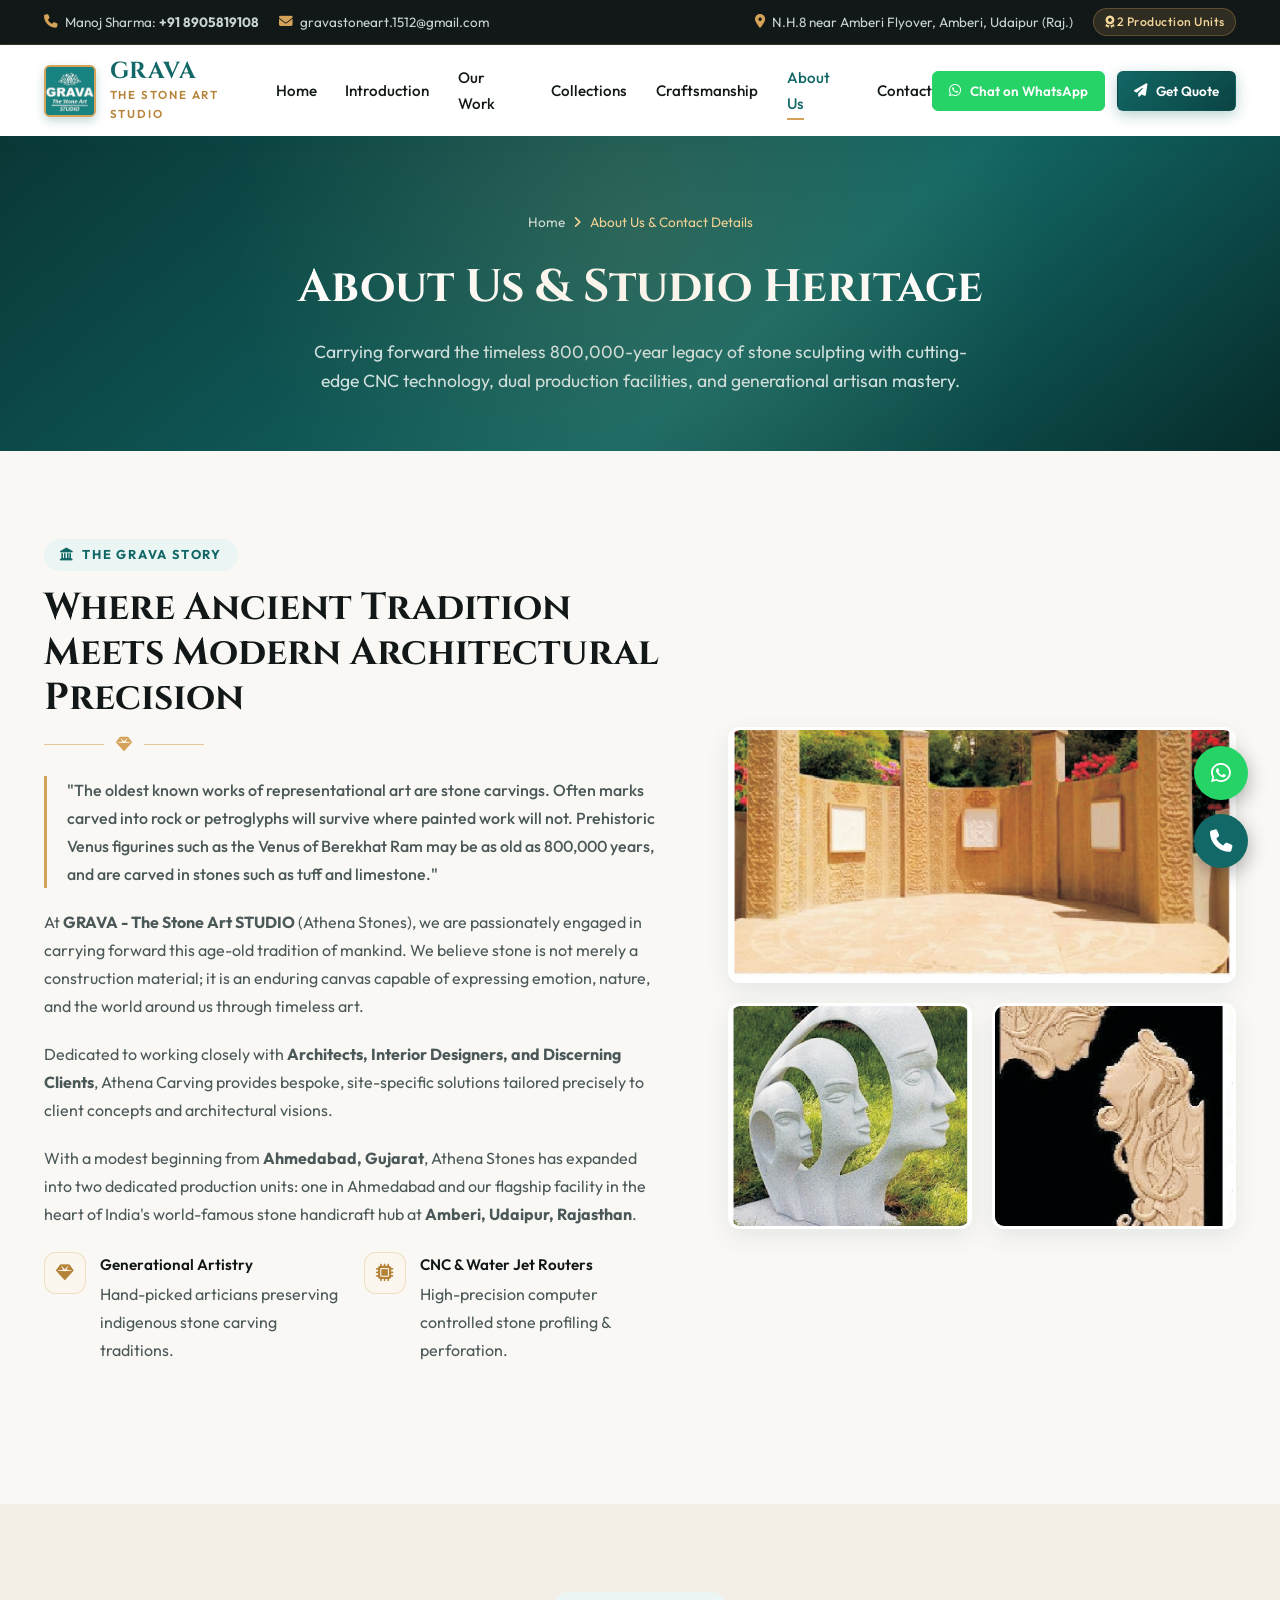
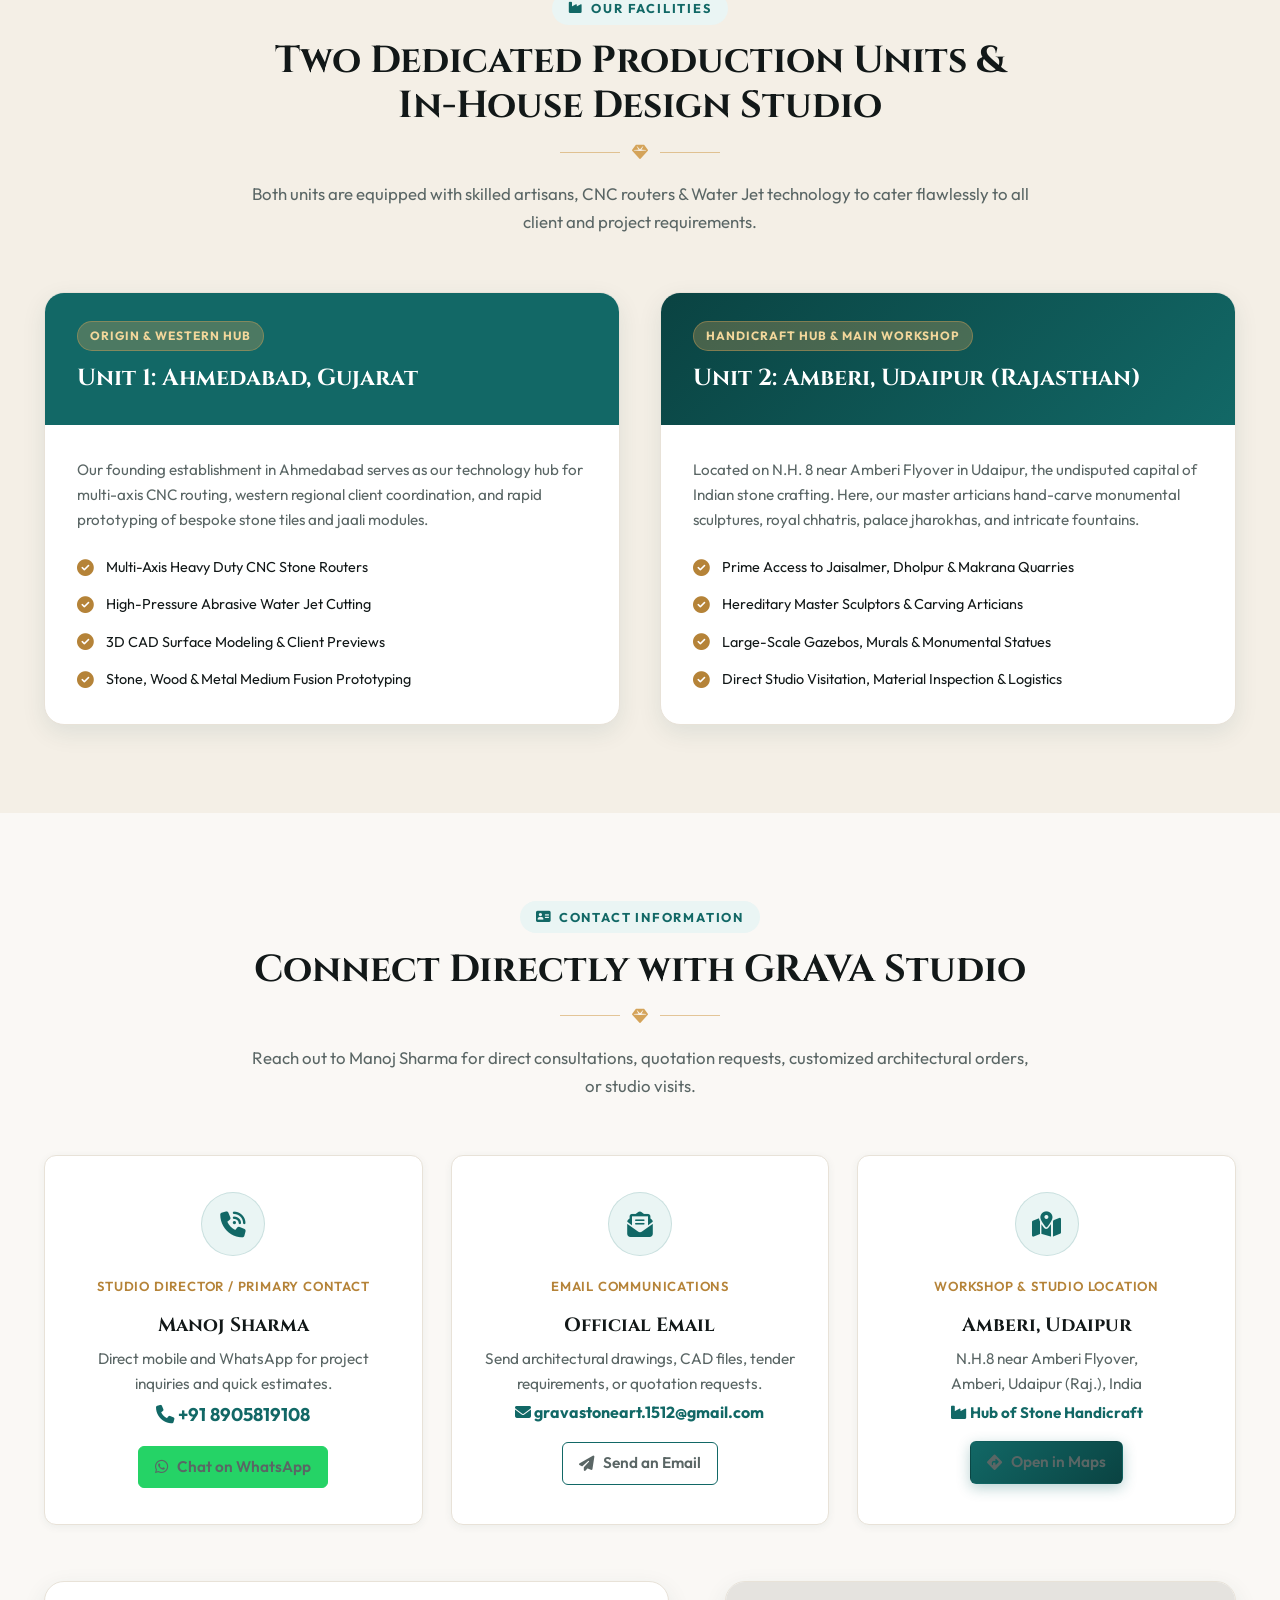
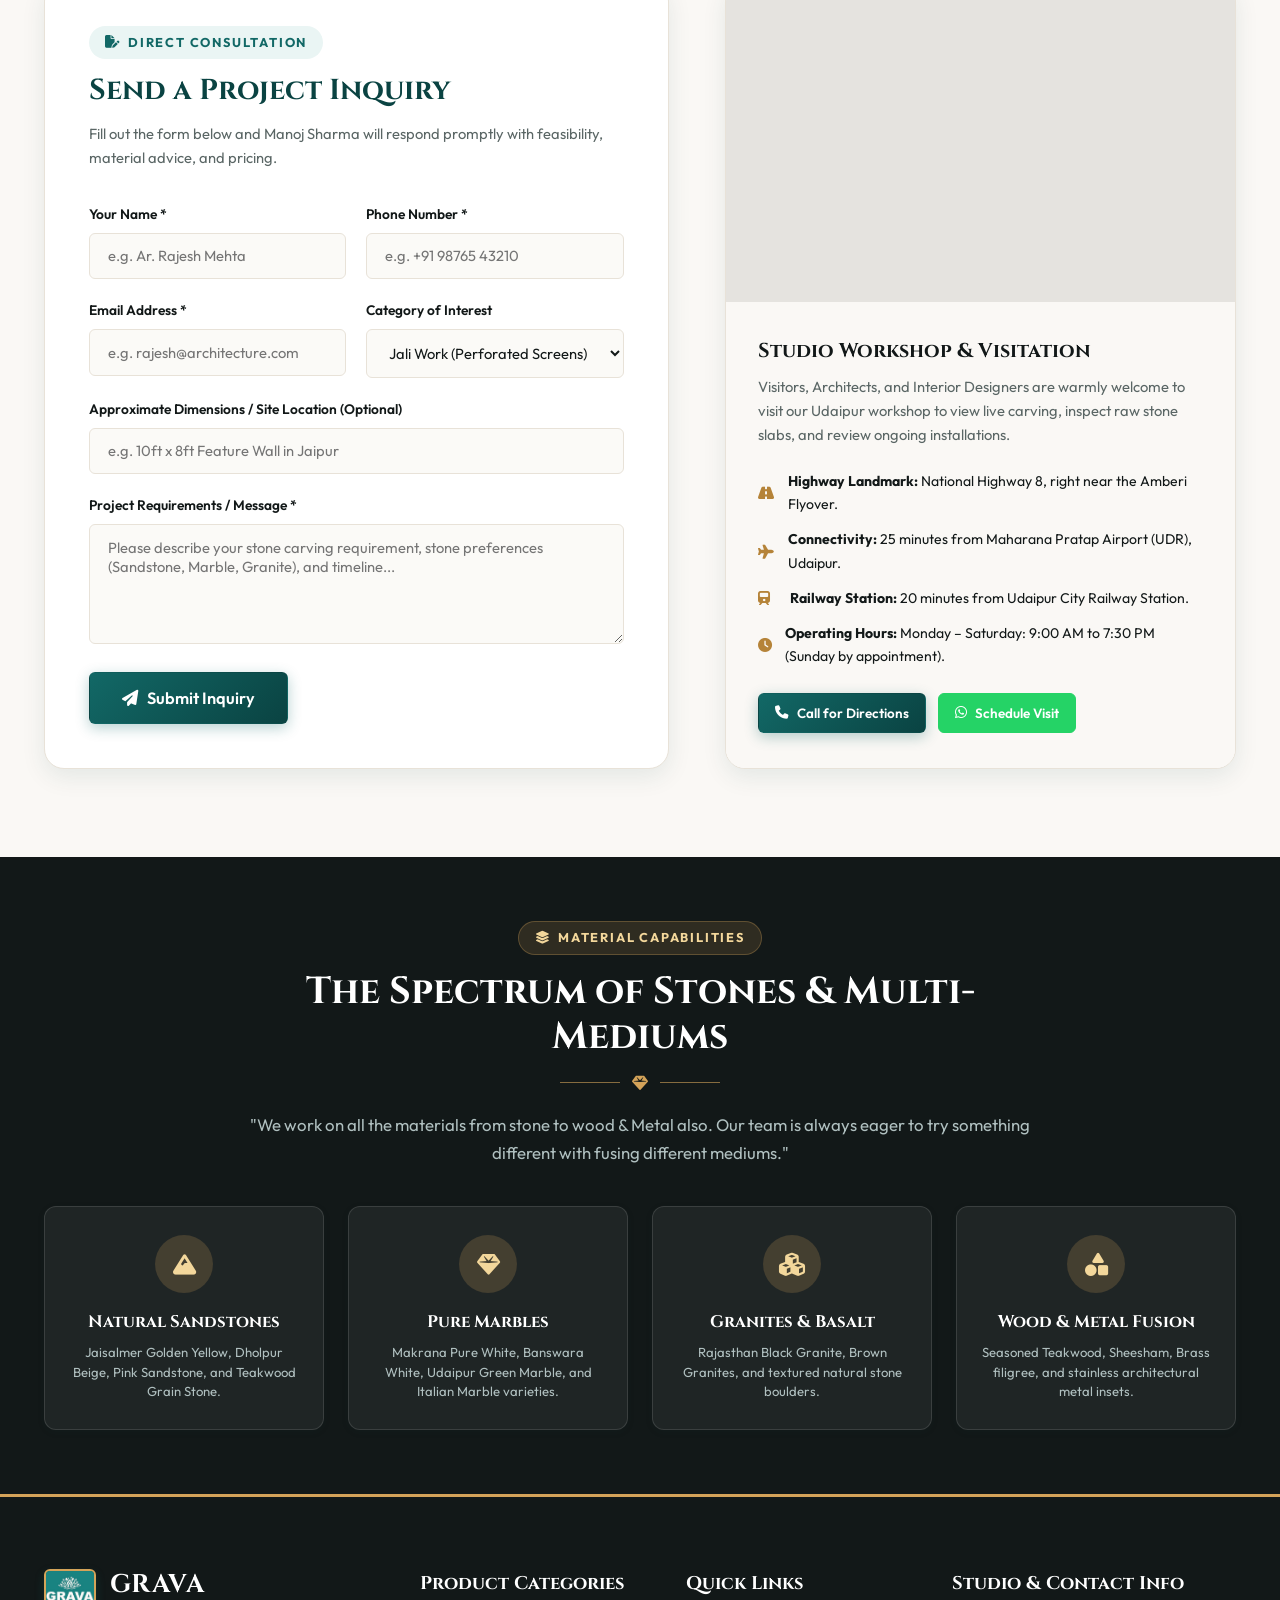
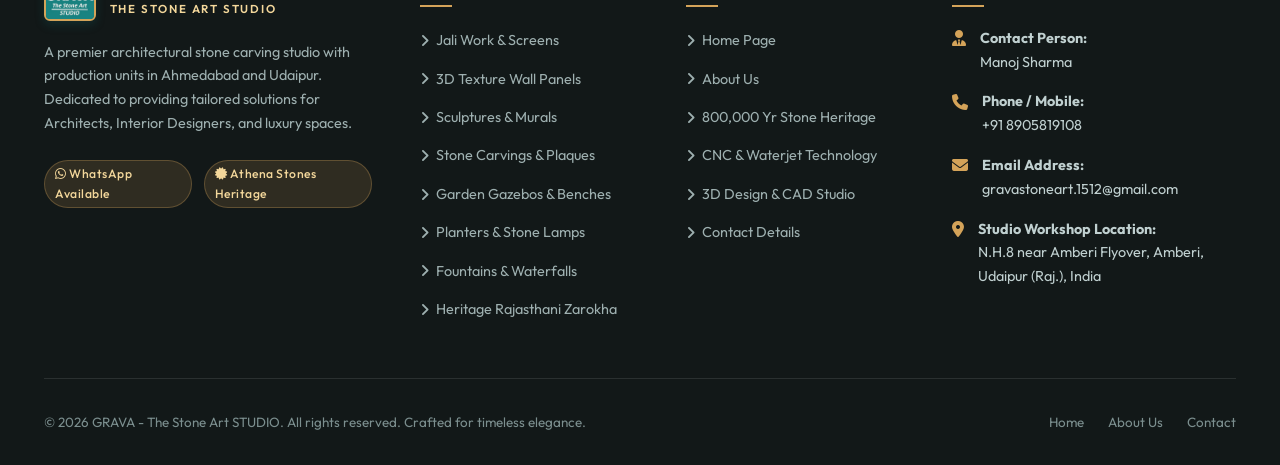
<file: about.html>
<!DOCTYPE html>
<html lang="en">
<head>
  <meta charset="UTF-8">
  <meta name="viewport" content="width=device-width, initial-scale=1.0">
  <title>About Us | GRAVA - The Stone Art STUDIO | Udaipur &amp; Ahmedabad</title>
  <meta name="description" content="Learn about GRAVA The Stone Art Studio (Athena Stones), our history from Ahmedabad to Udaipur, our CNC & water jet infrastructure, and contact Manoj Sharma for bespoke stone carvings.">
  <link rel="preconnect" href="https://fonts.googleapis.com">
  <link rel="preconnect" href="https://fonts.gstatic.com" crossorigin>
  <link href="https://fonts.googleapis.com/css2?family=Cinzel:wght@500;600;700;800&family=Outfit:wght@300;400;500;600;700&display=swap" rel="stylesheet">
  <link rel="stylesheet" href="https://cdnjs.cloudflare.com/ajax/libs/font-awesome/6.5.1/css/all.min.css">
  <link rel="stylesheet" href="css/style.css">
</head>
<body>

  <!-- Top Contact / Status Bar -->
  <div class="topbar">
    <div class="container">
      <div class="topbar-left">
        <a href="tel:+918905819108" class="topbar-item">
          <i class="fa-solid fa-phone"></i>
          <span>Manoj Sharma: <strong>+91 8905819108</strong></span>
        </a>
        <a href="mailto:gravastoneart.1512@gmail.com" class="topbar-item">
          <i class="fa-solid fa-envelope"></i>
          <span>gravastoneart.1512@gmail.com</span>
        </a>
      </div>
      <div class="topbar-right">
        <span class="topbar-item">
          <i class="fa-solid fa-location-dot"></i>
          <span>N.H.8 near Amberi Flyover, Amberi, Udaipur (Raj.)</span>
        </span>
        <span class="topbar-highlight"><i class="fa-solid fa-award"></i> 2 Production Units</span>
      </div>
    </div>
  </div>

  <!-- Header & Navbar -->
  <header class="site-header">
    <div class="container">
      <nav class="navbar">
        <a href="index.html" class="brand-link">
          <div class="brand-badge">
            <img src="images/grava_badge.jpg" alt="GRAVA The Stone Art Studio Logo">
          </div>
          <div class="brand-info">
            <span class="brand-title">GRAVA</span>
            <span class="brand-tagline">The Stone Art STUDIO</span>
          </div>
        </a>

        <ul class="nav-menu">
          <li><a href="index.html" class="nav-link">Home</a></li>
          <li><a href="index.html#about-preview" class="nav-link">Introduction</a></li>
          <li><a href="index.html#capabilities" class="nav-link">Our Work</a></li>
          <li><a href="index.html#gallery" class="nav-link">Collections</a></li>
          <li><a href="index.html#process" class="nav-link">Craftsmanship</a></li>
          <li><a href="about.html" class="nav-link active">About Us</a></li>
          <li><a href="#contact-details" class="nav-link">Contact</a></li>
        </ul>

        <div class="nav-cta-group">
          <a href="https://wa.me/918905819108?text=Hello%20Manoj%20Sharma%20ji,%20I%20am%20contacting%20you%20from%20the%20GRAVA%20About%20Us%20page" class="btn btn-whatsapp btn-sm" target="_blank">
            <i class="fa-brands fa-whatsapp"></i> Chat on WhatsApp
          </a>
          <a href="#contact-form" class="btn btn-primary btn-sm">
            <i class="fa-solid fa-paper-plane"></i> Get Quote
          </a>
        </div>

        <button class="hamburger" aria-label="Toggle navigation">
          <i class="fa-solid fa-bars"></i>
        </button>
      </nav>
    </div>
  </header>

  <!-- Page Hero Banner -->
  <section class="page-hero">
    <div class="container">
      <div class="breadcrumb">
        <a href="index.html">Home</a>
        <i class="fa-solid fa-angle-right"></i>
        <span>About Us &amp; Contact Details</span>
      </div>
      <h1 class="page-hero-title">About Us &amp; Studio Heritage</h1>
      <p class="page-hero-desc">
        Carrying forward the timeless 800,000-year legacy of stone sculpting with cutting-edge CNC technology, dual production facilities, and generational artisan mastery.
      </p>
    </div>
  </section>

  <!-- Story & Heritage Section (PDF Pages 2 & 3) -->
  <section class="section">
    <div class="container">
      <div class="story-grid">
        <div class="story-text">
          <span class="section-badge"><i class="fa-solid fa-landmark"></i> The GRAVA Story</span>
          <h2 class="section-title">Where Ancient Tradition Meets Modern Architectural Precision</h2>
          <div class="divider-ornament" style="margin: 0.5rem 0 1.5rem; justify-content: flex-start;">
            <i class="fa-solid fa-gem"></i>
          </div>

          <p class="story-lead">
            "The oldest known works of representational art are stone carvings. Often marks carved into rock or petroglyphs will survive where painted work will not. Prehistoric Venus figurines such as the Venus of Berekhat Ram may be as old as 800,000 years, and are carved in stones such as tuff and limestone."
          </p>

          <p>
            At <strong>GRAVA - The Stone Art STUDIO</strong> (Athena Stones), we are passionately engaged in carrying forward this age-old tradition of mankind. We believe stone is not merely a construction material; it is an enduring canvas capable of expressing emotion, nature, and the world around us through timeless art.
          </p>

          <p>
            Dedicated to working closely with <strong>Architects, Interior Designers, and Discerning Clients</strong>, Athena Carving provides bespoke, site-specific solutions tailored precisely to client concepts and architectural visions.
          </p>

          <p>
            With a modest beginning from <strong>Ahmedabad, Gujarat</strong>, Athena Stones has expanded into two dedicated production units: one in Ahmedabad and our flagship facility in the heart of India's world-famous stone handicraft hub at <strong>Amberi, Udaipur, Rajasthan</strong>.
          </p>

          <div class="intro-features" style="margin-top: 1.5rem;">
            <div class="intro-feature-item">
              <div class="intro-feature-icon"><i class="fa-solid fa-gem"></i></div>
              <div>
                <h5>Generational Artistry</h5>
                <p>Hand-picked articians preserving indigenous stone carving traditions.</p>
              </div>
            </div>
            <div class="intro-feature-item">
              <div class="intro-feature-icon"><i class="fa-solid fa-microchip"></i></div>
              <div>
                <h5>CNC &amp; Water Jet Routers</h5>
                <p>High-precision computer controlled stone profiling &amp; perforation.</p>
              </div>
            </div>
          </div>
        </div>

        <div class="story-mosaic">
          <div class="story-mosaic-img span-2">
            <img src="images/work_stone_pillars_courtyard.jpg" alt="Colonnade Stone Courtyard Installation">
          </div>
          <div class="story-mosaic-img">
            <img src="images/intro_sculpture_faces.jpg" alt="Faces Sculpture">
          </div>
          <div class="story-mosaic-img">
            <img src="images/work_relief_panel.jpg" alt="Relief Frieze Sculpture">
          </div>
        </div>
      </div>
    </div>
  </section>

  <!-- Production Units & Infrastructure -->
  <section class="section section-alt">
    <div class="container">
      <div class="section-header">
        <span class="section-badge"><i class="fa-solid fa-industry"></i> Our Facilities</span>
        <h2 class="section-title">Two Dedicated Production Units &amp; In-House Design Studio</h2>
        <div class="divider-ornament"><i class="fa-solid fa-gem"></i></div>
        <p class="section-subtitle">
          Both units are equipped with skilled artisans, CNC routers &amp; Water Jet technology to cater flawlessly to all client and project requirements.
        </p>
      </div>

      <div class="units-grid">
        <!-- Unit 1: Ahmedabad -->
        <div class="unit-card">
          <div class="unit-header">
            <span class="unit-badge">Origin &amp; Western Hub</span>
            <h3>Unit 1: Ahmedabad, Gujarat</h3>
          </div>
          <div class="unit-body">
            <p>
              Our founding establishment in Ahmedabad serves as our technology hub for multi-axis CNC routing, western regional client coordination, and rapid prototyping of bespoke stone tiles and jaali modules.
            </p>
            <div class="unit-specs">
              <div class="unit-spec-item">
                <i class="fa-solid fa-circle-check"></i>
                <span>Multi-Axis Heavy Duty CNC Stone Routers</span>
              </div>
              <div class="unit-spec-item">
                <i class="fa-solid fa-circle-check"></i>
                <span>High-Pressure Abrasive Water Jet Cutting</span>
              </div>
              <div class="unit-spec-item">
                <i class="fa-solid fa-circle-check"></i>
                <span>3D CAD Surface Modeling &amp; Client Previews</span>
              </div>
              <div class="unit-spec-item">
                <i class="fa-solid fa-circle-check"></i>
                <span>Stone, Wood &amp; Metal Medium Fusion Prototyping</span>
              </div>
            </div>
          </div>
        </div>

        <!-- Unit 2: Udaipur -->
        <div class="unit-card">
          <div class="unit-header" style="background: linear-gradient(135deg, var(--color-primary-dark) 0%, var(--color-primary) 100%);">
            <span class="unit-badge">Handicraft Hub &amp; Main Workshop</span>
            <h3>Unit 2: Amberi, Udaipur (Rajasthan)</h3>
          </div>
          <div class="unit-body">
            <p>
              Located on N.H. 8 near Amberi Flyover in Udaipur, the undisputed capital of Indian stone crafting. Here, our master articians hand-carve monumental sculptures, royal chhatris, palace jharokhas, and intricate fountains.
            </p>
            <div class="unit-specs">
              <div class="unit-spec-item">
                <i class="fa-solid fa-circle-check"></i>
                <span>Prime Access to Jaisalmer, Dholpur &amp; Makrana Quarries</span>
              </div>
              <div class="unit-spec-item">
                <i class="fa-solid fa-circle-check"></i>
                <span>Hereditary Master Sculptors &amp; Carving Articians</span>
              </div>
              <div class="unit-spec-item">
                <i class="fa-solid fa-circle-check"></i>
                <span>Large-Scale Gazebos, Murals &amp; Monumental Statues</span>
              </div>
              <div class="unit-spec-item">
                <i class="fa-solid fa-circle-check"></i>
                <span>Direct Studio Visitation, Material Inspection &amp; Logistics</span>
              </div>
            </div>
          </div>
        </div>
      </div>
    </div>
  </section>

  <!-- Complete Verified Contact Details (Direct from PDF) -->
  <section class="section" id="contact-details">
    <div class="container">
      <div class="section-header">
        <span class="section-badge"><i class="fa-solid fa-address-card"></i> Contact Information</span>
        <h2 class="section-title">Connect Directly with GRAVA Studio</h2>
        <div class="divider-ornament"><i class="fa-solid fa-gem"></i></div>
        <p class="section-subtitle">
          Reach out to Manoj Sharma for direct consultations, quotation requests, customized architectural orders, or studio visits.
        </p>
      </div>

      <!-- 3 Key Contact Cards -->
      <div class="contact-cards-grid">
        <!-- Contact Person & Phone -->
        <div class="contact-info-card">
          <div class="contact-card-icon">
            <i class="fa-solid fa-phone-volume"></i>
          </div>
          <span class="card-sub">Studio Director / Primary Contact</span>
          <h4>Manoj Sharma</h4>
          <p>Direct mobile and WhatsApp for project inquiries and quick estimates.</p>
          <a href="tel:+918905819108" class="value-highlight">
            <i class="fa-solid fa-phone"></i> +91 8905819108
          </a>
          <a href="https://wa.me/918905819108?text=Hello%20Manoj%20Sharma%20ji,%20I%20am%20interested%20in%20GRAVA%20Stone%20Art" class="btn btn-whatsapp btn-sm" style="margin-top: 1rem;" target="_blank">
            <i class="fa-brands fa-whatsapp"></i> Chat on WhatsApp
          </a>
        </div>

        <!-- Official Email -->
        <div class="contact-info-card">
          <div class="contact-card-icon">
            <i class="fa-solid fa-envelope-open-text"></i>
          </div>
          <span class="card-sub">Email Communications</span>
          <h4>Official Email</h4>
          <p>Send architectural drawings, CAD files, tender requirements, or quotation requests.</p>
          <a href="mailto:gravastoneart.1512@gmail.com" class="value-highlight" style="font-size: 1rem; word-break: break-all;">
            <i class="fa-solid fa-envelope"></i> gravastoneart.1512@gmail.com
          </a>
          <a href="mailto:gravastoneart.1512@gmail.com" class="btn btn-outline btn-sm" style="margin-top: 1rem;">
            <i class="fa-solid fa-paper-plane"></i> Send an Email
          </a>
        </div>

        <!-- Studio Address -->
        <div class="contact-info-card">
          <div class="contact-card-icon">
            <i class="fa-solid fa-map-location-dot"></i>
          </div>
          <span class="card-sub">Workshop &amp; Studio Location</span>
          <h4>Amberi, Udaipur</h4>
          <p>N.H.8 near Amberi Flyover,<br>Amberi, Udaipur (Raj.), India</p>
          <div class="value-highlight" style="font-size: 0.95rem;">
            <i class="fa-solid fa-industry"></i> Hub of Stone Handicraft
          </div>
          <a href="https://www.google.com/maps/search/Amberi+Flyover+Udaipur+Rajasthan" target="_blank" class="btn btn-primary btn-sm" style="margin-top: 1rem;">
            <i class="fa-solid fa-diamond-turn-right"></i> Open in Maps
          </a>
        </div>
      </div>

      <!-- Contact Form & Interactive Map / Location Details -->
      <div class="contact-section-grid" id="contact-form">
        <!-- Inquiry Form -->
        <div class="form-wrapper">
          <span class="section-badge" style="margin-bottom: 0.5rem;"><i class="fa-solid fa-file-pen"></i> Direct Consultation</span>
          <h3>Send a Project Inquiry</h3>
          <p>Fill out the form below and Manoj Sharma will respond promptly with feasibility, material advice, and pricing.</p>

          <form id="contactForm">
            <div class="form-row">
              <div class="form-group">
                <label for="name">Your Name *</label>
                <input type="text" id="name" name="name" class="form-control" placeholder="e.g. Ar. Rajesh Mehta" required>
              </div>
              <div class="form-group">
                <label for="phone">Phone Number *</label>
                <input type="tel" id="phone" name="phone" class="form-control" placeholder="e.g. +91 98765 43210" required>
              </div>
            </div>

            <div class="form-row">
              <div class="form-group">
                <label for="email">Email Address *</label>
                <input type="email" id="email" name="email" class="form-control" placeholder="e.g. rajesh@architecture.com" required>
              </div>
              <div class="form-group">
                <label for="category">Category of Interest</label>
                <select id="category" name="category" class="form-control">
                  <option value="Jali Work">Jali Work (Perforated Screens)</option>
                  <option value="Texture Design">Texture Design (3D Wall Panels)</option>
                  <option value="Sculptures & Murals">Sculptures &amp; Murals</option>
                  <option value="Stone Carvings">Stone Carvings &amp; Plaques</option>
                  <option value="Garden Accessories">Garden Accessories (Chhatris/Gazebos)</option>
                  <option value="Planters & Lamps">Planters &amp; Stone Lamps</option>
                  <option value="Fountains">Architectural Stone Fountains</option>
                  <option value="Heritage Zarokha">Heritage Zarokha (Jharokhas)</option>
                  <option value="Custom Project">Custom Architectural Project / Fusion</option>
                </select>
              </div>
            </div>

            <div class="form-group">
              <label for="dimensions">Approximate Dimensions / Site Location (Optional)</label>
              <input type="text" id="dimensions" name="dimensions" class="form-control" placeholder="e.g. 10ft x 8ft Feature Wall in Jaipur">
            </div>

            <div class="form-group">
              <label for="message">Project Requirements / Message *</label>
              <textarea id="message" name="message" class="form-control" placeholder="Please describe your stone carving requirement, stone preferences (Sandstone, Marble, Granite), and timeline..." required></textarea>
            </div>

            <div class="form-submit-row">
              <button type="submit" class="btn btn-primary btn-lg">
                <i class="fa-solid fa-paper-plane"></i> Submit Inquiry
              </button>
              <div id="formStatus" class="form-status"></div>
            </div>
          </form>
        </div>

        <!-- Location Information & Interactive Guide -->
        <div class="location-card">
          <div class="map-container">
            <iframe 
              src="https://maps.google.com/maps?q=Amberi+Flyover,+Udaipur,+Rajasthan&t=&z=14&ie=UTF8&iwloc=&output=embed" 
              allowfullscreen="" 
              loading="lazy" 
              title="GRAVA Stone Art Studio Location Amberi Udaipur">
            </iframe>
          </div>

          <div class="location-details">
            <h4>Studio Workshop &amp; Visitation</h4>
            <p>
              Visitors, Architects, and Interior Designers are warmly welcome to visit our Udaipur workshop to view live carving, inspect raw stone slabs, and review ongoing installations.
            </p>

            <div class="direction-pills">
              <div class="dir-item">
                <i class="fa-solid fa-road"></i>
                <span><strong>Highway Landmark:</strong> National Highway 8, right near the Amberi Flyover.</span>
              </div>
              <div class="dir-item">
                <i class="fa-solid fa-plane"></i>
                <span><strong>Connectivity:</strong> 25 minutes from Maharana Pratap Airport (UDR), Udaipur.</span>
              </div>
              <div class="dir-item">
                <i class="fa-solid fa-train"></i>
                <span><strong>Railway Station:</strong> 20 minutes from Udaipur City Railway Station.</span>
              </div>
              <div class="dir-item">
                <i class="fa-solid fa-clock"></i>
                <span><strong>Operating Hours:</strong> Monday – Saturday: 9:00 AM to 7:30 PM (Sunday by appointment).</span>
              </div>
            </div>

            <div style="display: flex; gap: 0.75rem; flex-wrap: wrap;">
              <a href="tel:+918905819108" class="btn btn-primary btn-sm">
                <i class="fa-solid fa-phone"></i> Call for Directions
              </a>
              <a href="https://wa.me/918905819108?text=Hello%20Manoj%20Sharma%20ji,%20I%20am%20planning%20to%20visit%20GRAVA%20Studio%20in%20Amberi%20Udaipur" class="btn btn-whatsapp btn-sm" target="_blank">
                <i class="fa-brands fa-whatsapp"></i> Schedule Visit
              </a>
            </div>
          </div>
        </div>
      </div>
    </div>
  </section>

  <!-- Materials & Mediums Spectrum Banner -->
  <section class="section section-dark" style="padding: 4rem 0;">
    <div class="container">
      <div class="section-header" style="margin-bottom: 2.5rem;">
        <span class="section-badge"><i class="fa-solid fa-layer-group"></i> Material Capabilities</span>
        <h2 class="section-title">The Spectrum of Stones &amp; Multi-Mediums</h2>
        <div class="divider-ornament"><i class="fa-solid fa-gem"></i></div>
        <p class="section-subtitle">
          "We work on all the materials from stone to wood &amp; Metal also. Our team is always eager to try something different with fusing different mediums."
        </p>
      </div>

      <div class="category-overview-grid">
        <div class="cat-box" style="background: rgba(255,255,255,0.06); border-color: rgba(255,255,255,0.12); color: #fff;">
          <div class="cat-box-icon" style="background: rgba(212,163,89,0.2); color: var(--color-accent-light);"><i class="fa-solid fa-mountain"></i></div>
          <h4 style="color: #fff;">Natural Sandstones</h4>
          <p style="color: #b0c0c0;">Jaisalmer Golden Yellow, Dholpur Beige, Pink Sandstone, and Teakwood Grain Stone.</p>
        </div>

        <div class="cat-box" style="background: rgba(255,255,255,0.06); border-color: rgba(255,255,255,0.12); color: #fff;">
          <div class="cat-box-icon" style="background: rgba(212,163,89,0.2); color: var(--color-accent-light);"><i class="fa-solid fa-gem"></i></div>
          <h4 style="color: #fff;">Pure Marbles</h4>
          <p style="color: #b0c0c0;">Makrana Pure White, Banswara White, Udaipur Green Marble, and Italian Marble varieties.</p>
        </div>

        <div class="cat-box" style="background: rgba(255,255,255,0.06); border-color: rgba(255,255,255,0.12); color: #fff;">
          <div class="cat-box-icon" style="background: rgba(212,163,89,0.2); color: var(--color-accent-light);"><i class="fa-solid fa-cubes"></i></div>
          <h4 style="color: #fff;">Granites &amp; Basalt</h4>
          <p style="color: #b0c0c0;">Rajasthan Black Granite, Brown Granites, and textured natural stone boulders.</p>
        </div>

        <div class="cat-box" style="background: rgba(255,255,255,0.06); border-color: rgba(255,255,255,0.12); color: #fff;">
          <div class="cat-box-icon" style="background: rgba(212,163,89,0.2); color: var(--color-accent-light);"><i class="fa-solid fa-shapes"></i></div>
          <h4 style="color: #fff;">Wood &amp; Metal Fusion</h4>
          <p style="color: #b0c0c0;">Seasoned Teakwood, Sheesham, Brass filigree, and stainless architectural metal insets.</p>
        </div>
      </div>
    </div>
  </section>

  <!-- Footer -->
  <footer class="site-footer">
    <div class="container">
      <div class="footer-grid">
        <div class="footer-brand">
          <div class="brand-link" style="margin-bottom: 0.75rem;">
            <div class="brand-badge">
              <img src="images/grava_badge.jpg" alt="GRAVA Logo">
            </div>
            <div class="brand-info">
              <span class="brand-title">GRAVA</span>
              <span class="brand-tagline">The Stone Art STUDIO</span>
            </div>
          </div>
          <p class="footer-about">
            A premier architectural stone carving studio with production units in Ahmedabad and Udaipur. Dedicated to providing tailored solutions for Architects, Interior Designers, and luxury spaces.
          </p>
          <div style="display: flex; gap: 0.75rem;">
            <a href="https://wa.me/918905819108" class="topbar-highlight" target="_blank"><i class="fa-brands fa-whatsapp"></i> WhatsApp Available</a>
            <span class="topbar-highlight"><i class="fa-solid fa-certificate"></i> Athena Stones Heritage</span>
          </div>
        </div>

        <div>
          <h4 class="footer-title">Product Categories</h4>
          <ul class="footer-links">
            <li><a href="index.html#gallery"><i class="fa-solid fa-angle-right"></i> Jali Work &amp; Screens</a></li>
            <li><a href="index.html#gallery"><i class="fa-solid fa-angle-right"></i> 3D Texture Wall Panels</a></li>
            <li><a href="index.html#gallery"><i class="fa-solid fa-angle-right"></i> Sculptures &amp; Murals</a></li>
            <li><a href="index.html#gallery"><i class="fa-solid fa-angle-right"></i> Stone Carvings &amp; Plaques</a></li>
            <li><a href="index.html#gallery"><i class="fa-solid fa-angle-right"></i> Garden Gazebos &amp; Benches</a></li>
            <li><a href="index.html#gallery"><i class="fa-solid fa-angle-right"></i> Planters &amp; Stone Lamps</a></li>
            <li><a href="index.html#gallery"><i class="fa-solid fa-angle-right"></i> Fountains &amp; Waterfalls</a></li>
            <li><a href="index.html#gallery"><i class="fa-solid fa-angle-right"></i> Heritage Rajasthani Zarokha</a></li>
          </ul>
        </div>

        <div>
          <h4 class="footer-title">Quick Links</h4>
          <ul class="footer-links">
            <li><a href="index.html"><i class="fa-solid fa-angle-right"></i> Home Page</a></li>
            <li><a href="about.html"><i class="fa-solid fa-angle-right"></i> About Us</a></li>
            <li><a href="index.html#about-preview"><i class="fa-solid fa-angle-right"></i> 800,000 Yr Stone Heritage</a></li>
            <li><a href="index.html#capabilities"><i class="fa-solid fa-angle-right"></i> CNC &amp; Waterjet Technology</a></li>
            <li><a href="index.html#process"><i class="fa-solid fa-angle-right"></i> 3D Design &amp; CAD Studio</a></li>
            <li><a href="#contact-details"><i class="fa-solid fa-angle-right"></i> Contact Details</a></li>
          </ul>
        </div>

        <div>
          <h4 class="footer-title">Studio &amp; Contact Info</h4>
          <ul class="footer-contact-list">
            <li class="footer-contact-item">
              <i class="fa-solid fa-user-tie"></i>
              <div>
                <strong>Contact Person:</strong>
                <div>Manoj Sharma</div>
              </div>
            </li>
            <li class="footer-contact-item">
              <i class="fa-solid fa-phone"></i>
              <div>
                <strong>Phone / Mobile:</strong>
                <div><a href="tel:+918905819108">+91 8905819108</a></div>
              </div>
            </li>
            <li class="footer-contact-item">
              <i class="fa-solid fa-envelope"></i>
              <div>
                <strong>Email Address:</strong>
                <div><a href="mailto:gravastoneart.1512@gmail.com">gravastoneart.1512@gmail.com</a></div>
              </div>
            </li>
            <li class="footer-contact-item">
              <i class="fa-solid fa-location-dot"></i>
              <div>
                <strong>Studio Workshop Location:</strong>
                <div>N.H.8 near Amberi Flyover, Amberi, Udaipur (Raj.), India</div>
              </div>
            </li>
          </ul>
        </div>
      </div>

      <div class="footer-bottom">
        <p>&copy; 2026 GRAVA - The Stone Art STUDIO. All rights reserved. Crafted for timeless elegance.</p>
        <div class="footer-bottom-links">
          <a href="index.html">Home</a>
          <a href="about.html">About Us</a>
          <a href="#contact-details">Contact</a>
        </div>
      </div>
    </div>
  </footer>

  <!-- Floating Contact Buttons -->
  <div class="floating-actions">
    <a href="https://wa.me/918905819108?text=Hello%20Manoj%20Sharma%20ji,%20I%20am%20visiting%20GRAVA%20website%20and%20would%20like%20more%20information." class="floating-btn whatsapp" title="Chat on WhatsApp" target="_blank">
      <i class="fa-brands fa-whatsapp"></i>
    </a>
    <a href="tel:+918905819108" class="floating-btn phone" title="Call Manoj Sharma: 8905819108">
      <i class="fa-solid fa-phone"></i>
    </a>
  </div>

  <script src="js/main.js"></script>
</body>
</html>
</file>
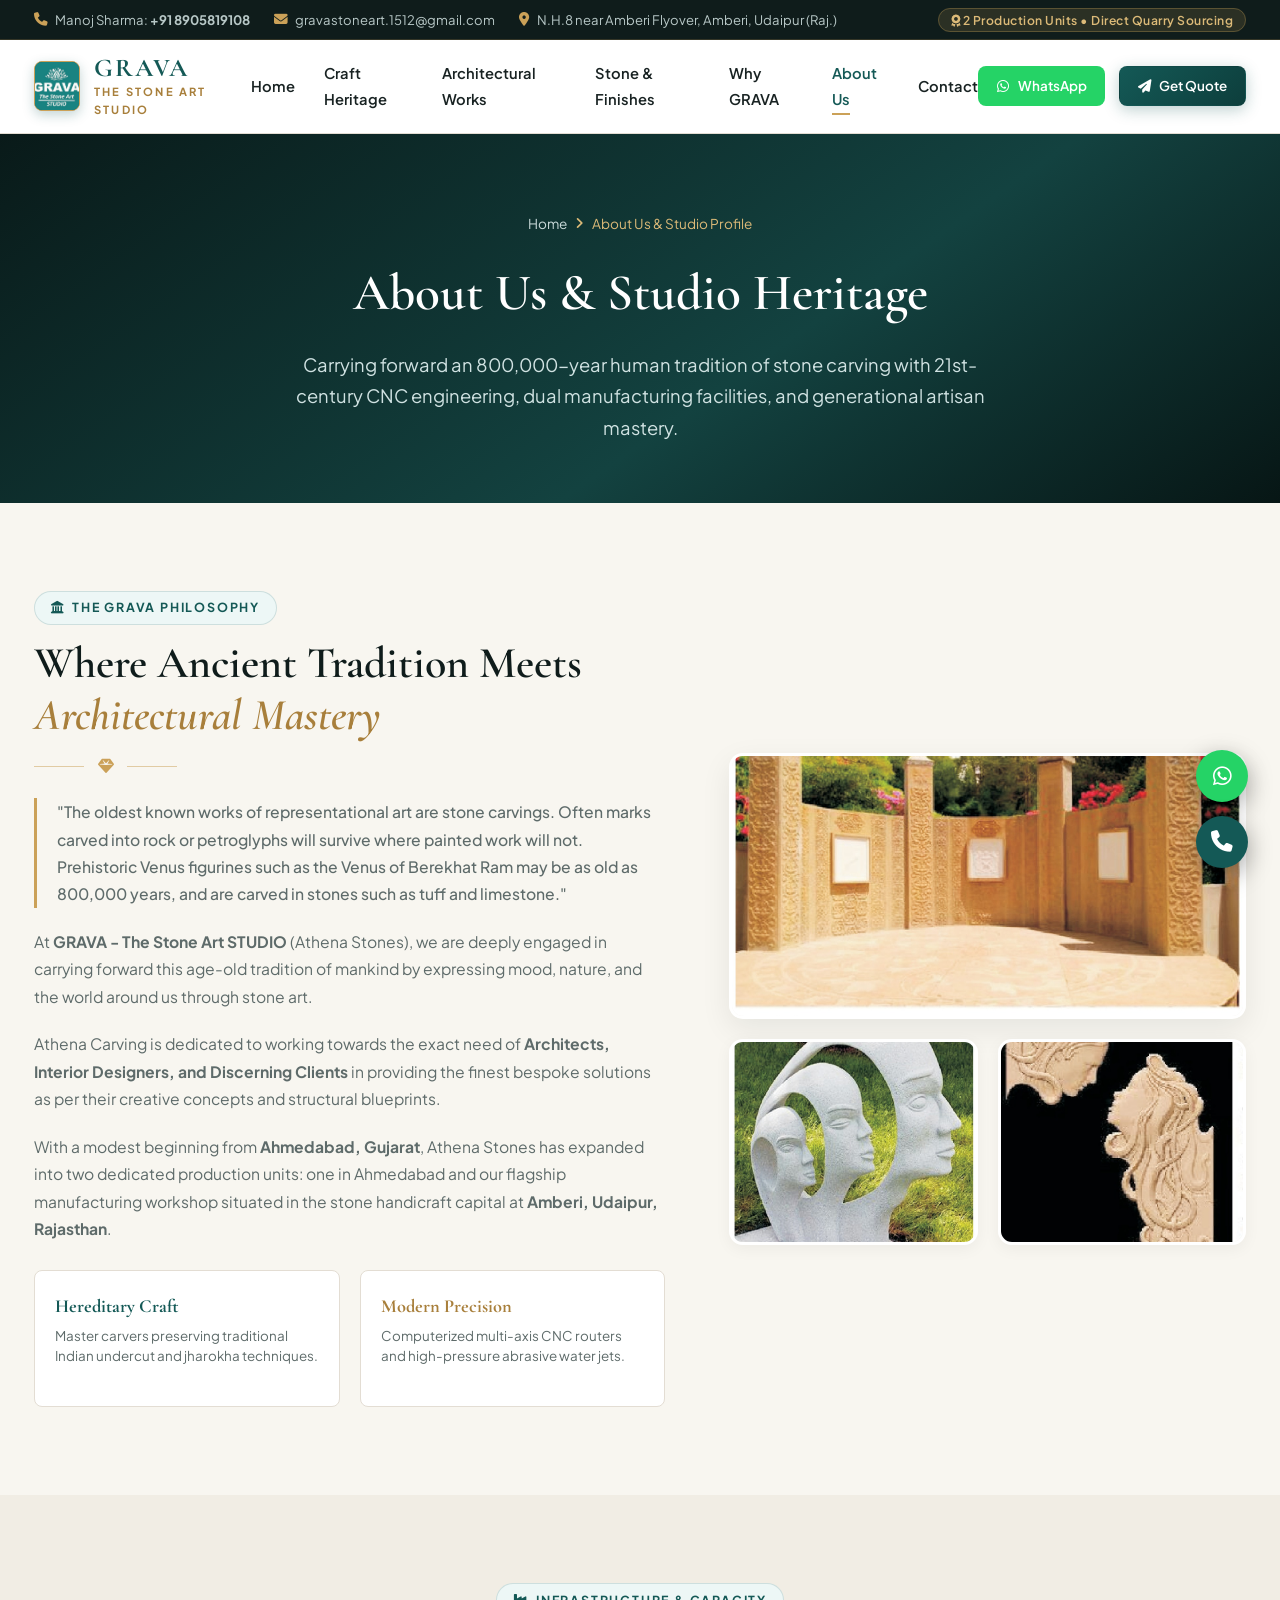
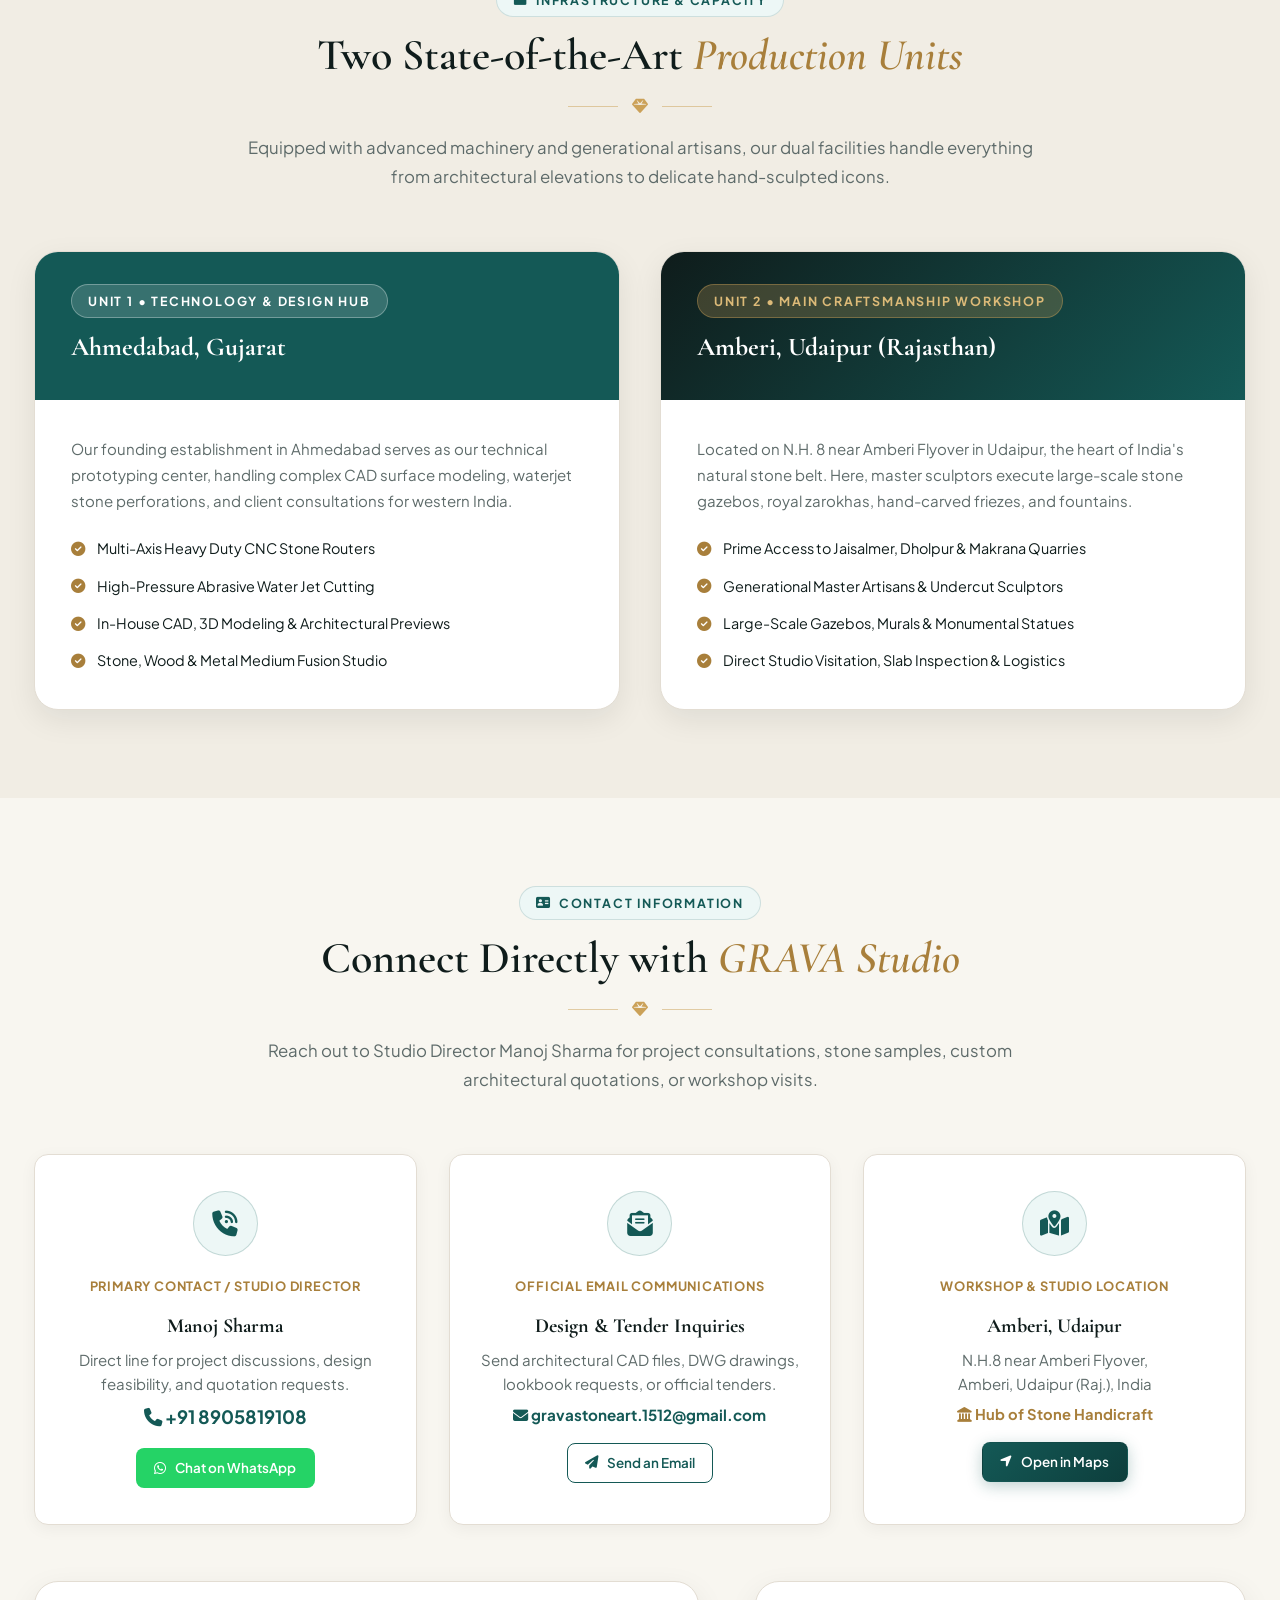
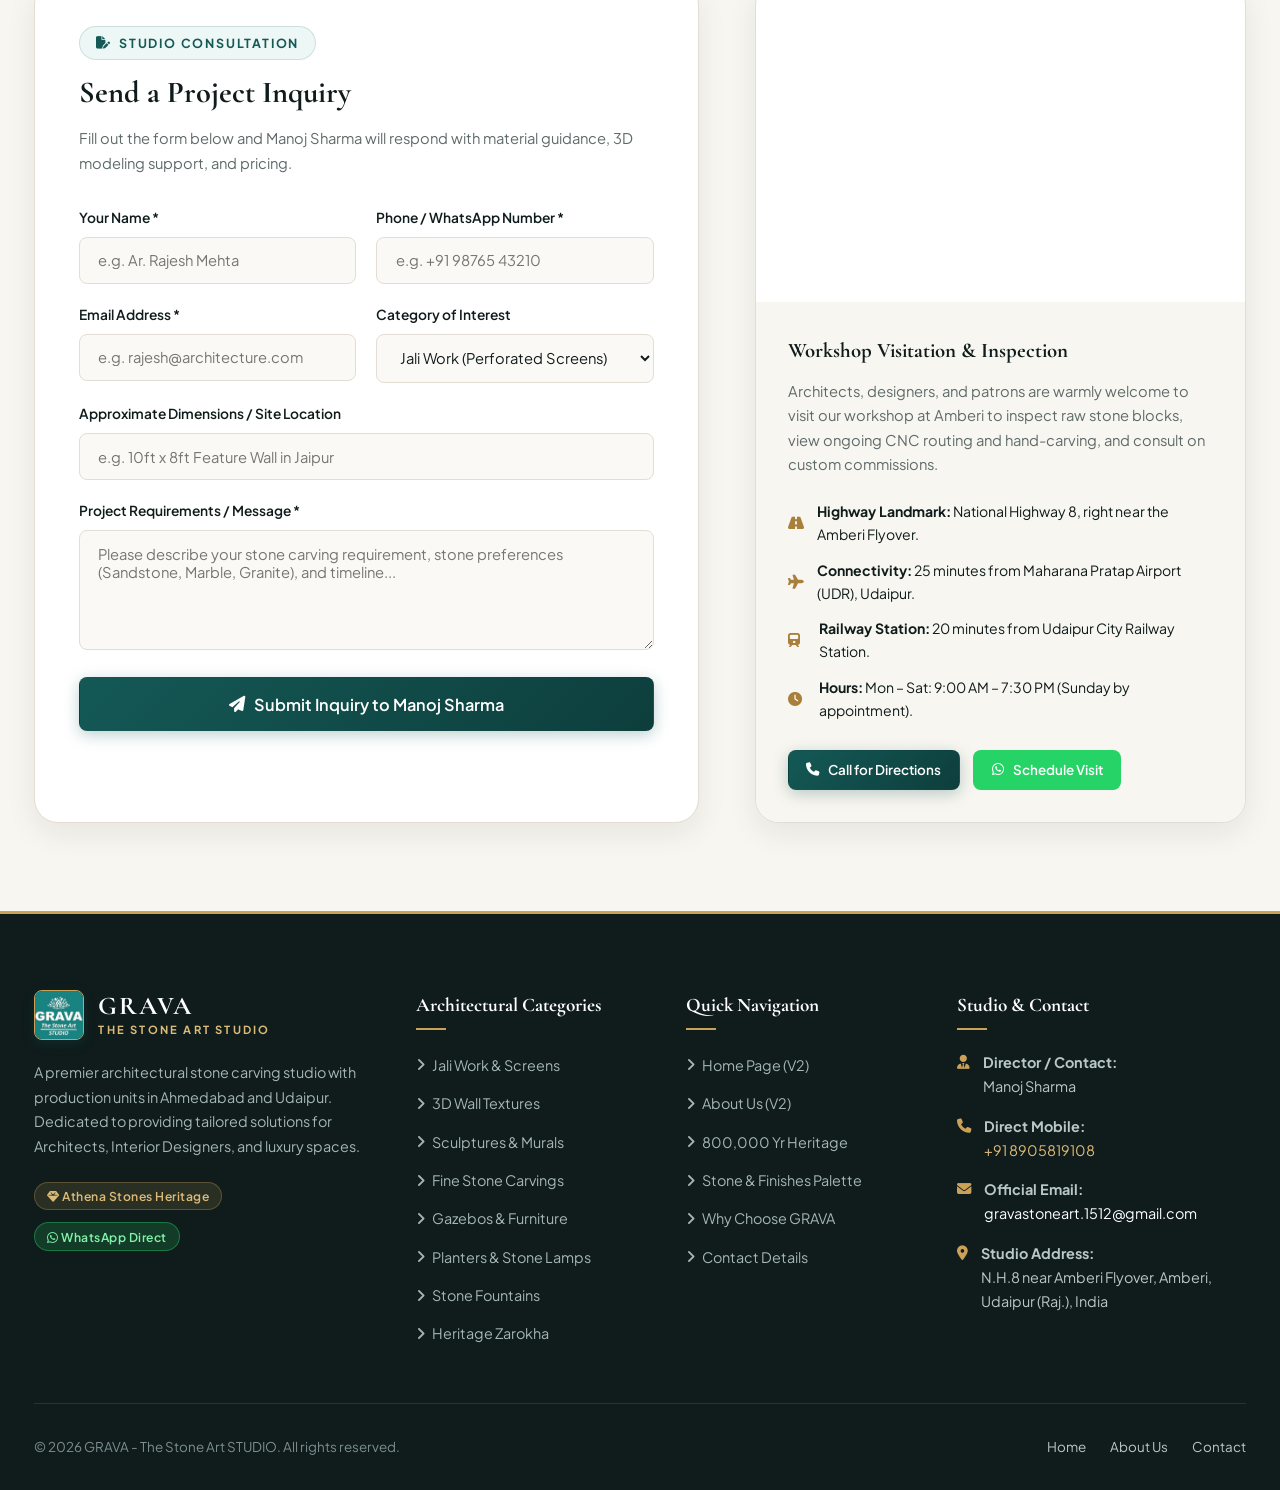
<file: about2.html>
<!DOCTYPE html>
<html lang="en">
<head>
  <meta charset="UTF-8">
  <meta name="viewport" content="width=device-width, initial-scale=1.0">
  <title>About Us | GRAVA - The Stone Art STUDIO | Udaipur &amp; Ahmedabad</title>
  <meta name="description" content="Discover the craft heritage of GRAVA The Stone Art Studio (Athena Stones), our history from Ahmedabad to Udaipur, our CNC &amp; waterjet technology, and contact Manoj Sharma.">
  <link rel="preconnect" href="https://fonts.googleapis.com">
  <link rel="preconnect" href="https://fonts.gstatic.com" crossorigin>
  <link href="https://fonts.googleapis.com/css2?family=Cormorant+Garamond:ital,wght@0,500;0,600;0,700;1,500;1,600&family=Plus+Jakarta+Sans:wght@300;400;500;600;700;800&display=swap" rel="stylesheet">
  <link rel="stylesheet" href="https://cdnjs.cloudflare.com/ajax/libs/font-awesome/6.5.1/css/all.min.css">
  <link rel="stylesheet" href="css2/style2.css">
</head>
<body>

  <!-- Top Announcement Bar -->
  <aside class="v2-top-bar" aria-label="Announcement">
    <div class="v2-container">
      <div class="v2-top-contacts">
        <a href="tel:+918905819108" class="v2-top-link">
          <i class="fa-solid fa-phone"></i>
          <span>Manoj Sharma: <strong>+91 8905819108</strong></span>
        </a>
        <a href="mailto:gravastoneart.1512@gmail.com" class="v2-top-link">
          <i class="fa-solid fa-envelope"></i>
          <span>gravastoneart.1512@gmail.com</span>
        </a>
        <span class="v2-top-link">
          <i class="fa-solid fa-location-dot"></i>
          <span>N.H.8 near Amberi Flyover, Amberi, Udaipur (Raj.)</span>
        </span>
      </div>
      <div>
        <span class="v2-top-badge"><i class="fa-solid fa-award"></i> 2 Production Units &bull; Direct Quarry Sourcing</span>
      </div>
    </div>
  </aside>

  <!-- Sticky Luxury Header -->
  <header class="v2-header">
    <div class="v2-container">
      <nav class="v2-navbar">
        <a href="index2.html" class="v2-brand">
          <div class="v2-brand-logo">
            <img src="images2/grava_badge.jpg" alt="GRAVA The Stone Art Studio Logo">
          </div>
          <div>
            <div class="v2-brand-name">GRAVA</div>
            <div class="v2-brand-sub">The Stone Art STUDIO</div>
          </div>
        </a>

        <ul class="v2-nav-menu">
          <li class="v2-nav-item"><a href="index2.html">Home</a></li>
          <li class="v2-nav-item"><a href="index2.html#about-craft">Craft Heritage</a></li>
          <li class="v2-nav-item"><a href="index2.html#portfolio">Architectural Works</a></li>
          <li class="v2-nav-item"><a href="index2.html#finishes">Stone &amp; Finishes</a></li>
          <li class="v2-nav-item"><a href="index2.html#why-grava">Why GRAVA</a></li>
          <li class="v2-nav-item"><a href="about2.html" class="active">About Us</a></li>
          <li class="v2-nav-item"><a href="#contact-details">Contact</a></li>
        </ul>

        <div class="v2-nav-actions">
          <a href="https://wa.me/918905819108?text=Hello%20Manoj%20Sharma%20ji,%20I%20am%20contacting%20you%20from%20GRAVA%20About%20Us%20page" class="v2-btn v2-btn-whatsapp v2-btn-sm" target="_blank">
            <i class="fa-brands fa-whatsapp"></i> WhatsApp
          </a>
          <a href="#contact-form" class="v2-btn v2-btn-primary v2-btn-sm">
            <i class="fa-solid fa-paper-plane"></i> Get Quote
          </a>
        </div>

        <button class="v2-hamburger" aria-label="Toggle navigation">
          <i class="fa-solid fa-bars"></i>
        </button>
      </nav>
    </div>
  </header>

  <!-- Page Hero Banner -->
  <section class="v2-page-hero">
    <div class="v2-container">
      <div class="v2-breadcrumb">
        <a href="index2.html">Home</a>
        <i class="fa-solid fa-angle-right"></i>
        <span>About Us &amp; Studio Profile</span>
      </div>
      <h1 class="v2-page-hero-title">About Us &amp; Studio Heritage</h1>
      <p style="font-size: 1.15rem; color: #d0e2e2; max-width: 720px; margin: 0 auto; line-height: 1.7;">
        Carrying forward an 800,000-year human tradition of stone carving with 21st-century CNC engineering, dual manufacturing facilities, and generational artisan mastery.
      </p>
    </div>
  </section>

  <!-- The Story & Heritage Section (PDF Pages 2 & 3) -->
  <section class="v2-section">
    <div class="v2-container">
      <div class="v2-about-story-grid">
        <div class="v2-about-story-text">
          <span class="v2-badge"><i class="fa-solid fa-landmark"></i> The GRAVA Philosophy</span>
          <h2 class="v2-title">Where Ancient Tradition Meets <em>Architectural Mastery</em></h2>
          <div class="v2-divider" style="margin: 0.5rem 0 1.5rem; justify-content: flex-start;"><i class="fa-solid fa-gem"></i></div>

          <p class="v2-about-lead">
            "The oldest known works of representational art are stone carvings. Often marks carved into rock or petroglyphs will survive where painted work will not. Prehistoric Venus figurines such as the Venus of Berekhat Ram may be as old as 800,000 years, and are carved in stones such as tuff and limestone."
          </p>

          <p>
            At <strong>GRAVA - The Stone Art STUDIO</strong> (Athena Stones), we are deeply engaged in carrying forward this age-old tradition of mankind by expressing mood, nature, and the world around us through stone art.
          </p>

          <p>
            Athena Carving is dedicated to working towards the exact need of <strong>Architects, Interior Designers, and Discerning Clients</strong> in providing the finest bespoke solutions as per their creative concepts and structural blueprints.
          </p>

          <p>
            With a modest beginning from <strong>Ahmedabad, Gujarat</strong>, Athena Stones has expanded into two dedicated production units: one in Ahmedabad and our flagship manufacturing workshop situated in the stone handicraft capital at <strong>Amberi, Udaipur, Rajasthan</strong>.
          </p>

          <div style="display: grid; grid-template-columns: 1fr 1fr; gap: 1.25rem; margin-top: 1.75rem;">
            <div style="padding: 1.25rem; background: #fff; border-radius: var(--radius-sm); border: 1px solid var(--stone-border);">
              <h5 style="font-family: var(--font-serif); font-size: 1.15rem; color: var(--stone-teal); margin-bottom: 0.25rem;">Hereditary Craft</h5>
              <p style="font-size: 0.84rem; color: var(--stone-text-muted); line-height: 1.5;">Master carvers preserving traditional Indian undercut and jharokha techniques.</p>
            </div>
            <div style="padding: 1.25rem; background: #fff; border-radius: var(--radius-sm); border: 1px solid var(--stone-border);">
              <h5 style="font-family: var(--font-serif); font-size: 1.15rem; color: var(--stone-gold-dark); margin-bottom: 0.25rem;">Modern Precision</h5>
              <p style="font-size: 0.84rem; color: var(--stone-text-muted); line-height: 1.5;">Computerized multi-axis CNC routers and high-pressure abrasive water jets.</p>
            </div>
          </div>
        </div>

        <div style="display: grid; grid-template-columns: 1fr 1fr; gap: 1.25rem;">
          <div style="grid-column: span 2; border-radius: var(--radius-md); overflow: hidden; box-shadow: var(--shadow-card); border: 3px solid #fff;">
            <img src="images2/work_stone_pillars_courtyard.jpg" alt="Courtyard Installation" style="width: 100%; height: 260px; object-fit: cover;">
          </div>
          <div style="border-radius: var(--radius-md); overflow: hidden; box-shadow: var(--shadow-subtle); border: 3px solid #fff;">
            <img src="images2/intro_sculpture_faces.jpg" alt="Faces Sculpture" style="width: 100%; height: 200px; object-fit: cover;">
          </div>
          <div style="border-radius: var(--radius-md); overflow: hidden; box-shadow: var(--shadow-subtle); border: 3px solid #fff;">
            <img src="images2/work_relief_panel.jpg" alt="Relief Panel" style="width: 100%; height: 200px; object-fit: cover;">
          </div>
        </div>
      </div>
    </div>
  </section>

  <!-- Dual Manufacturing Facilities Breakdown -->
  <section class="v2-section v2-section-alt">
    <div class="v2-container">
      <div class="v2-heading-block">
        <span class="v2-badge"><i class="fa-solid fa-industry"></i> Infrastructure &amp; Capacity</span>
        <h2 class="v2-title">Two State-of-the-Art <em>Production Units</em></h2>
        <div class="v2-divider"><i class="fa-solid fa-gem"></i></div>
        <p class="v2-subtitle">
          Equipped with advanced machinery and generational artisans, our dual facilities handle everything from architectural elevations to delicate hand-sculpted icons.
        </p>
      </div>

      <div class="v2-units-layout">
        <!-- Unit 1: Ahmedabad -->
        <div class="v2-unit-card">
          <div class="v2-unit-banner">
            <span class="v2-badge" style="background: rgba(255,255,255,0.15); color: #fff; border-color: rgba(255,255,255,0.3); margin-bottom: 0.5rem;">Unit 1 &bull; Technology &amp; Design Hub</span>
            <h3>Ahmedabad, Gujarat</h3>
          </div>
          <div class="v2-unit-body">
            <p>
              Our founding establishment in Ahmedabad serves as our technical prototyping center, handling complex CAD surface modeling, waterjet stone perforations, and client consultations for western India.
            </p>
            <div class="v2-unit-checklist">
              <div class="v2-unit-check-item">
                <i class="fa-solid fa-circle-check"></i>
                <span>Multi-Axis Heavy Duty CNC Stone Routers</span>
              </div>
              <div class="v2-unit-check-item">
                <i class="fa-solid fa-circle-check"></i>
                <span>High-Pressure Abrasive Water Jet Cutting</span>
              </div>
              <div class="v2-unit-check-item">
                <i class="fa-solid fa-circle-check"></i>
                <span>In-House CAD, 3D Modeling &amp; Architectural Previews</span>
              </div>
              <div class="v2-unit-check-item">
                <i class="fa-solid fa-circle-check"></i>
                <span>Stone, Wood &amp; Metal Medium Fusion Studio</span>
              </div>
            </div>
          </div>
        </div>

        <!-- Unit 2: Udaipur -->
        <div class="v2-unit-card">
          <div class="v2-unit-banner udaipur">
            <span class="v2-badge" style="background: rgba(203,161,88,0.25); color: var(--stone-gold-hover); border-color: rgba(203,161,88,0.4); margin-bottom: 0.5rem;">Unit 2 &bull; Main Craftsmanship Workshop</span>
            <h3>Amberi, Udaipur (Rajasthan)</h3>
          </div>
          <div class="v2-unit-body">
            <p>
              Located on N.H. 8 near Amberi Flyover in Udaipur, the heart of India's natural stone belt. Here, master sculptors execute large-scale stone gazebos, royal zarokhas, hand-carved friezes, and fountains.
            </p>
            <div class="v2-unit-checklist">
              <div class="v2-unit-check-item">
                <i class="fa-solid fa-circle-check"></i>
                <span>Prime Access to Jaisalmer, Dholpur &amp; Makrana Quarries</span>
              </div>
              <div class="v2-unit-check-item">
                <i class="fa-solid fa-circle-check"></i>
                <span>Generational Master Artisans &amp; Undercut Sculptors</span>
              </div>
              <div class="v2-unit-check-item">
                <i class="fa-solid fa-circle-check"></i>
                <span>Large-Scale Gazebos, Murals &amp; Monumental Statues</span>
              </div>
              <div class="v2-unit-check-item">
                <i class="fa-solid fa-circle-check"></i>
                <span>Direct Studio Visitation, Slab Inspection &amp; Logistics</span>
              </div>
            </div>
          </div>
        </div>
      </div>
    </div>
  </section>

  <!-- Complete Verified Contact Information (Direct from PDF) -->
  <section class="v2-section" id="contact-details">
    <div class="v2-container">
      <div class="v2-heading-block">
        <span class="v2-badge"><i class="fa-solid fa-address-card"></i> Contact Information</span>
        <h2 class="v2-title">Connect Directly with <em>GRAVA Studio</em></h2>
        <div class="v2-divider"><i class="fa-solid fa-gem"></i></div>
        <p class="v2-subtitle">
          Reach out to Studio Director Manoj Sharma for project consultations, stone samples, custom architectural quotations, or workshop visits.
        </p>
      </div>

      <div class="v2-contact-grid">
        <div class="v2-contact-card">
          <div class="v2-contact-icon"><i class="fa-solid fa-phone-volume"></i></div>
          <span class="v2-sub">Primary Contact / Studio Director</span>
          <h4>Manoj Sharma</h4>
          <p>Direct line for project discussions, design feasibility, and quotation requests.</p>
          <a href="tel:+918905819108" class="v2-val-highlight">
            <i class="fa-solid fa-phone"></i> +91 8905819108
          </a>
          <a href="https://wa.me/918905819108?text=Hello%20Manoj%20Sharma%20ji,%20I%20am%20interested%20in%20GRAVA%20Stone%20Art" class="v2-btn v2-btn-whatsapp v2-btn-sm" style="margin-top: 1rem;" target="_blank">
            <i class="fa-brands fa-whatsapp"></i> Chat on WhatsApp
          </a>
        </div>

        <div class="v2-contact-card">
          <div class="v2-contact-icon"><i class="fa-solid fa-envelope-open-text"></i></div>
          <span class="v2-sub">Official Email Communications</span>
          <h4>Design &amp; Tender Inquiries</h4>
          <p>Send architectural CAD files, DWG drawings, lookbook requests, or official tenders.</p>
          <a href="mailto:gravastoneart.1512@gmail.com" class="v2-val-highlight" style="font-size: 0.95rem; word-break: break-all;">
            <i class="fa-solid fa-envelope"></i> gravastoneart.1512@gmail.com
          </a>
          <a href="mailto:gravastoneart.1512@gmail.com" class="v2-btn v2-btn-outline v2-btn-sm" style="margin-top: 1rem;">
            <i class="fa-solid fa-paper-plane"></i> Send an Email
          </a>
        </div>

        <div class="v2-contact-card">
          <div class="v2-contact-icon"><i class="fa-solid fa-map-location-dot"></i></div>
          <span class="v2-sub">Workshop &amp; Studio Location</span>
          <h4>Amberi, Udaipur</h4>
          <p>N.H.8 near Amberi Flyover,<br>Amberi, Udaipur (Raj.), India</p>
          <div class="v2-val-highlight" style="font-size: 0.92rem; color: var(--stone-gold-dark);">
            <i class="fa-solid fa-landmark"></i> Hub of Stone Handicraft
          </div>
          <a href="https://www.google.com/maps/search/Amberi+Flyover+Udaipur+Rajasthan" target="_blank" class="v2-btn v2-btn-primary v2-btn-sm" style="margin-top: 1rem;">
            <i class="fa-solid fa-location-arrow"></i> Open in Maps
          </a>
        </div>
      </div>

      <!-- Contact Form & Location Guide -->
      <div class="v2-form-location-grid" id="contact-form">
        <div class="v2-form-card">
          <span class="v2-badge" style="margin-bottom: 0.5rem;"><i class="fa-solid fa-file-pen"></i> Studio Consultation</span>
          <h3>Send a Project Inquiry</h3>
          <p>Fill out the form below and Manoj Sharma will respond with material guidance, 3D modeling support, and pricing.</p>

          <form id="v2ContactForm">
            <div class="v2-form-row">
              <div class="v2-form-group">
                <label>Your Name *</label>
                <input type="text" name="name" class="v2-form-control" placeholder="e.g. Ar. Rajesh Mehta" required>
              </div>
              <div class="v2-form-group">
                <label>Phone / WhatsApp Number *</label>
                <input type="tel" name="phone" class="v2-form-control" placeholder="e.g. +91 98765 43210" required>
              </div>
            </div>

            <div class="v2-form-row">
              <div class="v2-form-group">
                <label>Email Address *</label>
                <input type="email" name="email" class="v2-form-control" placeholder="e.g. rajesh@architecture.com" required>
              </div>
              <div class="v2-form-group">
                <label>Category of Interest</label>
                <select name="category" class="v2-form-control">
                  <option value="Jali Work">Jali Work (Perforated Screens)</option>
                  <option value="3D Wall Textures">3D Wall Textures &amp; Panels</option>
                  <option value="Sculptures & Murals">Sculptures &amp; Murals</option>
                  <option value="Fine Stone Carvings">Fine Stone Carvings &amp; Plaques</option>
                  <option value="Garden Gazebos">Garden Gazebos &amp; Benches</option>
                  <option value="Planters & Lamps">Planters &amp; Stone Lamps</option>
                  <option value="Stone Fountains">Architectural Stone Fountains</option>
                  <option value="Heritage Zarokha">Heritage Zarokha (Jharokhas)</option>
                  <option value="Custom Project">Custom Architectural Project</option>
                </select>
              </div>
            </div>

            <div class="v2-form-group">
              <label>Approximate Dimensions / Site Location</label>
              <input type="text" name="dimensions" class="v2-form-control" placeholder="e.g. 10ft x 8ft Feature Wall in Jaipur">
            </div>

            <div class="v2-form-group">
              <label>Project Requirements / Message *</label>
              <textarea name="message" class="v2-form-control" placeholder="Please describe your stone carving requirement, stone preferences (Sandstone, Marble, Granite), and timeline..." required></textarea>
            </div>

            <button type="submit" class="v2-btn v2-btn-primary v2-btn-lg" style="width: 100%;">
              <i class="fa-solid fa-paper-plane"></i> Submit Inquiry to Manoj Sharma
            </button>
            <div id="v2FormStatus" class="v2-form-status"></div>
          </form>
        </div>

        <div class="v2-location-card">
          <div class="v2-map-box">
            <iframe 
              src="https://maps.google.com/maps?q=Amberi+Flyover,+Udaipur,+Rajasthan&t=&z=14&ie=UTF8&iwloc=&output=embed" 
              allowfullscreen="" 
              loading="lazy" 
              title="GRAVA Stone Studio Udaipur Location">
            </iframe>
          </div>

          <div class="v2-location-content">
            <h4>Workshop Visitation &amp; Inspection</h4>
            <p>
              Architects, designers, and patrons are warmly welcome to visit our workshop at Amberi to inspect raw stone blocks, view ongoing CNC routing and hand-carving, and consult on custom commissions.
            </p>

            <div class="v2-dir-list">
              <div class="v2-dir-item">
                <i class="fa-solid fa-road"></i>
                <span><strong>Highway Landmark:</strong> National Highway 8, right near the Amberi Flyover.</span>
              </div>
              <div class="v2-dir-item">
                <i class="fa-solid fa-plane"></i>
                <span><strong>Connectivity:</strong> 25 minutes from Maharana Pratap Airport (UDR), Udaipur.</span>
              </div>
              <div class="v2-dir-item">
                <i class="fa-solid fa-train"></i>
                <span><strong>Railway Station:</strong> 20 minutes from Udaipur City Railway Station.</span>
              </div>
              <div class="v2-dir-item">
                <i class="fa-solid fa-clock"></i>
                <span><strong>Hours:</strong> Mon – Sat: 9:00 AM – 7:30 PM (Sunday by appointment).</span>
              </div>
            </div>

            <div style="display: flex; gap: 0.85rem; flex-wrap: wrap;">
              <a href="tel:+918905819108" class="v2-btn v2-btn-primary v2-btn-sm">
                <i class="fa-solid fa-phone"></i> Call for Directions
              </a>
              <a href="https://wa.me/918905819108?text=Hello%20Manoj%20Sharma%20ji,%20I%20am%20planning%20to%20visit%20GRAVA%20Studio%20in%20Amberi%20Udaipur" class="v2-btn v2-btn-whatsapp v2-btn-sm" target="_blank">
                <i class="fa-brands fa-whatsapp"></i> Schedule Visit
              </a>
            </div>
          </div>
        </div>
      </div>
    </div>
  </section>

  <!-- Luxury Footer -->
  <footer class="v2-footer">
    <div class="v2-container">
      <div class="v2-footer-grid">
        <div class="v2-footer-brand">
          <div class="v2-brand" style="margin-bottom: 0.75rem;">
            <div class="v2-brand-logo">
              <img src="images2/grava_badge.jpg" alt="GRAVA Logo">
            </div>
            <div>
              <div class="v2-brand-name">GRAVA</div>
              <div class="v2-brand-sub" style="color: var(--stone-gold-hover);">The Stone Art STUDIO</div>
            </div>
          </div>
          <p class="v2-footer-about">
            A premier architectural stone carving studio with production units in Ahmedabad and Udaipur. Dedicated to providing tailored solutions for Architects, Interior Designers, and luxury spaces.
          </p>
          <div style="display: flex; gap: 0.75rem; flex-wrap: wrap;">
            <span class="v2-top-badge"><i class="fa-solid fa-gem"></i> Athena Stones Heritage</span>
            <a href="https://wa.me/918905819108" class="v2-top-badge" style="background: rgba(37,211,102,0.18); border-color: rgba(37,211,102,0.4); color: #84f2aa;" target="_blank"><i class="fa-brands fa-whatsapp"></i> WhatsApp Direct</a>
          </div>
        </div>

        <div>
          <h4 class="v2-footer-title">Architectural Categories</h4>
          <ul class="v2-footer-links">
            <li><a href="index2.html#portfolio"><i class="fa-solid fa-angle-right"></i> Jali Work &amp; Screens</a></li>
            <li><a href="index2.html#portfolio"><i class="fa-solid fa-angle-right"></i> 3D Wall Textures</a></li>
            <li><a href="index2.html#portfolio"><i class="fa-solid fa-angle-right"></i> Sculptures &amp; Murals</a></li>
            <li><a href="index2.html#portfolio"><i class="fa-solid fa-angle-right"></i> Fine Stone Carvings</a></li>
            <li><a href="index2.html#portfolio"><i class="fa-solid fa-angle-right"></i> Gazebos &amp; Furniture</a></li>
            <li><a href="index2.html#portfolio"><i class="fa-solid fa-angle-right"></i> Planters &amp; Stone Lamps</a></li>
            <li><a href="index2.html#portfolio"><i class="fa-solid fa-angle-right"></i> Stone Fountains</a></li>
            <li><a href="index2.html#portfolio"><i class="fa-solid fa-angle-right"></i> Heritage Zarokha</a></li>
          </ul>
        </div>

        <div>
          <h4 class="v2-footer-title">Quick Navigation</h4>
          <ul class="v2-footer-links">
            <li><a href="index2.html"><i class="fa-solid fa-angle-right"></i> Home Page (V2)</a></li>
            <li><a href="about2.html"><i class="fa-solid fa-angle-right"></i> About Us (V2)</a></li>
            <li><a href="index2.html#about-craft"><i class="fa-solid fa-angle-right"></i> 800,000 Yr Heritage</a></li>
            <li><a href="index2.html#finishes"><i class="fa-solid fa-angle-right"></i> Stone &amp; Finishes Palette</a></li>
            <li><a href="index2.html#why-grava"><i class="fa-solid fa-angle-right"></i> Why Choose GRAVA</a></li>
            <li><a href="#contact-details"><i class="fa-solid fa-angle-right"></i> Contact Details</a></li>
          </ul>
        </div>

        <div>
          <h4 class="v2-footer-title">Studio &amp; Contact</h4>
          <ul class="v2-footer-contact">
            <li class="v2-footer-contact-item">
              <i class="fa-solid fa-user-tie"></i>
              <div>
                <strong>Director / Contact:</strong>
                <div>Manoj Sharma</div>
              </div>
            </li>
            <li class="v2-footer-contact-item">
              <i class="fa-solid fa-phone"></i>
              <div>
                <strong>Direct Mobile:</strong>
                <div><a href="tel:+918905819108" style="color: var(--stone-gold-hover);">+91 8905819108</a></div>
              </div>
            </li>
            <li class="v2-footer-contact-item">
              <i class="fa-solid fa-envelope"></i>
              <div>
                <strong>Official Email:</strong>
                <div><a href="mailto:gravastoneart.1512@gmail.com" style="color: #fff; word-break: break-all;">gravastoneart.1512@gmail.com</a></div>
              </div>
            </li>
            <li class="v2-footer-contact-item">
              <i class="fa-solid fa-location-dot"></i>
              <div>
                <strong>Studio Address:</strong>
                <div>N.H.8 near Amberi Flyover, Amberi, Udaipur (Raj.), India</div>
              </div>
            </li>
          </ul>
        </div>
      </div>

      <div class="v2-footer-bottom">
        <p>&copy; 2026 GRAVA - The Stone Art STUDIO. All rights reserved.</p>
        <div style="display: flex; gap: 1.5rem;">
          <a href="index2.html" style="color: var(--stone-text-light);">Home</a>
          <a href="about2.html" style="color: var(--stone-text-light);">About Us</a>
          <a href="#contact-details" style="color: var(--stone-text-light);">Contact</a>
        </div>
      </div>
    </div>
  </footer>

  <!-- Floating Contact Action Bar -->
  <div class="v2-floating-bar">
    <a href="https://wa.me/918905819108?text=Hello%20Manoj%20Sharma%20ji,%20I%20am%20visiting%20GRAVA%20Stone%20Art%20Studio%20website" class="v2-float-btn whatsapp" title="Chat on WhatsApp" target="_blank">
      <i class="fa-brands fa-whatsapp"></i>
    </a>
    <a href="tel:+918905819108" class="v2-float-btn phone" title="Call Manoj Sharma: 8905819108">
      <i class="fa-solid fa-phone"></i>
    </a>
  </div>

  <script src="js2/main2.js"></script>
</body>
</html>
</file>
<file: css/style.css>
/* ==========================================================================
   GRAVA - The Stone Art STUDIO | Official Stylesheet
   Modern, responsive, luxury stone architecture & craftsmanship design
   ========================================================================== */

:root {
  /* Brand Color Palette */
  --color-primary: #126866;          /* Rich Signature Teal */
  --color-primary-dark: #0a4342;     /* Deep Forest Teal */
  --color-primary-light: #1e8785;    /* Bright Studio Teal */
  --color-primary-tint: #eaf5f4;     /* Soft Teal Wash */

  --color-accent: #d4a359;           /* Royal Jaisalmer Sandstone Gold */
  --color-accent-dark: #b58338;      /* Deep Ochre Gold */
  --color-accent-light: #f3d79b;     /* Delicate Golden Shimmer */
  --color-accent-tint: #fbf7ee;      /* Warm Sandstone Tint */

  --color-dark: #121818;             /* Dark Granite / Obsidian */
  --color-dark-surface: #1a2424;     /* Dark Card Background */
  --color-dark-muted: #5a6665;       /* Subdued Slate Grey */
  --color-light: #ffffff;            /* Pure White */
  --color-cream: #faf8f5;            /* Marble Off-White */
  --color-cream-border: #e8e2d8;     /* Warm Architectural Border */
  --color-border: #e2e8e8;

  /* Typography */
  --font-serif: 'Cinzel', 'Playfair Display', Georgia, serif;
  --font-sans: 'Outfit', -apple-system, BlinkMacSystemFont, 'Segoe UI', Roboto, sans-serif;

  /* Elevation Shadows */
  --shadow-sm: 0 2px 8px rgba(10, 67, 66, 0.06);
  --shadow-md: 0 8px 24px rgba(10, 67, 66, 0.09);
  --shadow-lg: 0 16px 40px rgba(10, 67, 66, 0.14);
  --shadow-xl: 0 24px 60px rgba(10, 67, 66, 0.20);
  --shadow-glow: 0 0 25px rgba(212, 163, 89, 0.35);

  /* Border Radii */
  --radius-sm: 6px;
  --radius-md: 12px;
  --radius-lg: 20px;
  --radius-full: 9999px;

  /* Transitions */
  --transition-fast: 0.2s ease;
  --transition-normal: 0.35s cubic-bezier(0.25, 0.8, 0.25, 1);
  --transition-slow: 0.5s cubic-bezier(0.16, 1, 0.3, 1);
}

/* Base Resets */
*, *::before, *::after {
  box-sizing: border-box;
  margin: 0;
  padding: 0;
}

html {
  scroll-behavior: smooth;
  font-size: 16px;
}

body {
  font-family: var(--font-sans);
  background-color: var(--color-cream);
  color: var(--color-dark);
  line-height: 1.65;
  -webkit-font-smoothing: antialiased;
  -moz-osx-font-smoothing: grayscale;
  overflow-x: hidden;
}

img {
  max-width: 100%;
  height: auto;
  display: block;
}

a {
  color: inherit;
  text-decoration: none;
  transition: color var(--transition-fast);
}

ul {
  list-style: none;
}

button, input, textarea, select {
  font-family: inherit;
  font-size: inherit;
}

/* Container */
.container {
  width: 100%;
  max-width: 1240px;
  margin: 0 auto;
  padding: 0 1.5rem;
}

.container-wide {
  width: 100%;
  max-width: 1380px;
  margin: 0 auto;
  padding: 0 1.5rem;
}

/* ==========================================================================
   Top Notification / Contact Bar
   ========================================================================== */
.topbar {
  background-color: var(--color-dark);
  color: #c9d5d5;
  font-size: 0.84rem;
  padding: 0.5rem 0;
  border-bottom: 1px solid rgba(212, 163, 89, 0.2);
}

.topbar .container {
  display: flex;
  justify-content: space-between;
  align-items: center;
  flex-wrap: wrap;
  gap: 0.75rem;
}

.topbar-left, .topbar-right {
  display: flex;
  align-items: center;
  gap: 1.25rem;
  flex-wrap: wrap;
}

.topbar-item {
  display: inline-flex;
  align-items: center;
  gap: 0.45rem;
  transition: color var(--transition-fast);
}

.topbar-item i {
  color: var(--color-accent);
  font-size: 0.85rem;
}

.topbar-item:hover {
  color: var(--color-accent-light);
}

.topbar-highlight {
  background: rgba(212, 163, 89, 0.15);
  color: var(--color-accent-light);
  padding: 0.2rem 0.65rem;
  border-radius: var(--radius-full);
  font-size: 0.76rem;
  font-weight: 500;
  letter-spacing: 0.5px;
  border: 1px solid rgba(212, 163, 89, 0.3);
}

/* ==========================================================================
   Header & Navigation
   ========================================================================== */
.site-header {
  position: sticky;
  top: 0;
  z-index: 1000;
  background: rgba(255, 255, 255, 0.95);
  backdrop-filter: blur(12px);
  -webkit-backdrop-filter: blur(12px);
  box-shadow: 0 2px 15px rgba(18, 104, 102, 0.08);
  transition: all var(--transition-normal);
}

.navbar {
  display: flex;
  align-items: center;
  justify-content: space-between;
  padding: 0.85rem 0;
}

.brand-link {
  display: flex;
  align-items: center;
  gap: 0.85rem;
  text-decoration: none;
}

.brand-badge {
  width: 52px;
  height: 52px;
  border-radius: var(--radius-sm);
  overflow: hidden;
  box-shadow: 0 4px 10px rgba(18, 104, 102, 0.25);
  border: 2px solid var(--color-accent);
  background: var(--color-primary);
  flex-shrink: 0;
}

.brand-badge img {
  width: 100%;
  height: 100%;
  object-fit: cover;
}

.brand-info {
  display: flex;
  flex-direction: column;
}

.brand-title {
  font-family: var(--font-serif);
  font-size: 1.45rem;
  font-weight: 700;
  color: var(--color-primary);
  letter-spacing: 1.5px;
  line-height: 1.1;
}

.brand-tagline {
  font-size: 0.72rem;
  font-weight: 600;
  text-transform: uppercase;
  color: var(--color-accent-dark);
  letter-spacing: 1.8px;
}

.nav-menu {
  display: flex;
  align-items: center;
  gap: 1.8rem;
}

.nav-link {
  font-size: 0.95rem;
  font-weight: 500;
  color: var(--color-dark);
  position: relative;
  padding: 0.4rem 0;
  transition: color var(--transition-fast);
}

.nav-link::after {
  content: '';
  position: absolute;
  bottom: 0;
  left: 0;
  width: 0%;
  height: 2px;
  background-color: var(--color-accent);
  transition: width var(--transition-normal);
}

.nav-link:hover, .nav-link.active {
  color: var(--color-primary);
}

.nav-link:hover::after, .nav-link.active::after {
  width: 100%;
}

.nav-cta-group {
  display: flex;
  align-items: center;
  gap: 0.75rem;
}

.hamburger {
  display: none;
  background: none;
  border: none;
  font-size: 1.4rem;
  color: var(--color-primary);
  cursor: pointer;
  padding: 0.4rem;
}

/* ==========================================================================
   Buttons & Pills
   ========================================================================== */
.btn {
  display: inline-flex;
  align-items: center;
  justify-content: center;
  gap: 0.55rem;
  padding: 0.75rem 1.6rem;
  border-radius: var(--radius-sm);
  font-weight: 600;
  font-size: 0.92rem;
  cursor: pointer;
  border: 1px solid transparent;
  transition: all var(--transition-normal);
  text-decoration: none;
  white-space: nowrap;
}

.btn-primary {
  background: linear-gradient(135deg, var(--color-primary) 0%, var(--color-primary-dark) 100%);
  color: var(--color-light);
  box-shadow: 0 4px 14px rgba(18, 104, 102, 0.3);
}

.btn-primary:hover {
  background: linear-gradient(135deg, var(--color-primary-light) 0%, var(--color-primary) 100%);
  color: var(--color-light);
  transform: translateY(-2px);
  box-shadow: 0 6px 18px rgba(18, 104, 102, 0.4);
}

.btn-accent {
  background: linear-gradient(135deg, var(--color-accent) 0%, var(--color-accent-dark) 100%);
  color: var(--color-light);
  box-shadow: 0 4px 14px rgba(212, 163, 89, 0.35);
}

.btn-accent:hover {
  background: linear-gradient(135deg, #e0b063 0%, var(--color-accent) 100%);
  transform: translateY(-2px);
  box-shadow: 0 6px 20px rgba(212, 163, 89, 0.45);
}

.btn-outline {
  background: transparent;
  color: var(--color-primary);
  border-color: var(--color-primary);
}

.btn-outline:hover {
  background: var(--color-primary);
  color: var(--color-light);
  transform: translateY(-2px);
}

.btn-outline-white {
  background: transparent;
  color: var(--color-light);
  border-color: rgba(255, 255, 255, 0.6);
}

.btn-outline-white:hover {
  background: var(--color-light);
  color: var(--color-primary-dark);
  border-color: var(--color-light);
  transform: translateY(-2px);
}

.btn-sm {
  padding: 0.5rem 1rem;
  font-size: 0.84rem;
}

.btn-lg {
  padding: 0.95rem 2rem;
  font-size: 1.02rem;
}

.btn-whatsapp {
  background: #25d366;
  color: #fff;
  border-color: #25d366;
}

.btn-whatsapp:hover {
  background: #1ebd5a;
  transform: translateY(-2px);
  box-shadow: 0 4px 15px rgba(37, 211, 102, 0.35);
}

/* ==========================================================================
   Hero Section
   ========================================================================== */
.hero {
  position: relative;
  background: linear-gradient(140deg, #093736 0%, #105958 45%, #082d2c 100%);
  color: var(--color-light);
  padding: 5rem 0 4.5rem;
  overflow: hidden;
}

.hero::before {
  content: '';
  position: absolute;
  top: 0;
  left: 0;
  right: 0;
  bottom: 0;
  background-image: 
    radial-gradient(circle at 10% 20%, rgba(212, 163, 89, 0.15) 0%, transparent 40%),
    radial-gradient(circle at 90% 80%, rgba(30, 135, 133, 0.2) 0%, transparent 50%);
  pointer-events: none;
}

.hero-content {
  position: relative;
  z-index: 2;
  display: grid;
  grid-template-columns: 1.2fr 0.8fr;
  align-items: center;
  gap: 3.5rem;
}

.hero-subtitle {
  display: inline-flex;
  align-items: center;
  gap: 0.5rem;
  background: rgba(212, 163, 89, 0.18);
  border: 1px solid rgba(212, 163, 89, 0.35);
  color: var(--color-accent-light);
  padding: 0.35rem 1rem;
  border-radius: var(--radius-full);
  font-size: 0.82rem;
  font-weight: 600;
  letter-spacing: 1.5px;
  text-transform: uppercase;
  margin-bottom: 1.25rem;
}

.hero-title {
  font-family: var(--font-serif);
  font-size: 3.2rem;
  line-height: 1.15;
  font-weight: 700;
  margin-bottom: 1.25rem;
  color: #ffffff;
}

.hero-title span {
  color: var(--color-accent-light);
  display: inline-block;
  position: relative;
}

.hero-description {
  font-size: 1.08rem;
  line-height: 1.7;
  color: #d8e5e5;
  margin-bottom: 2rem;
  max-width: 580px;
}

.hero-actions {
  display: flex;
  gap: 1rem;
  flex-wrap: wrap;
  margin-bottom: 2.5rem;
}

.hero-stats {
  display: grid;
  grid-template-columns: repeat(3, 1fr);
  gap: 1.25rem;
  padding-top: 1.75rem;
  border-top: 1px solid rgba(255, 255, 255, 0.12);
}

.stat-item {
  display: flex;
  flex-direction: column;
}

.stat-number {
  font-family: var(--font-serif);
  font-size: 1.8rem;
  font-weight: 700;
  color: var(--color-accent-light);
  line-height: 1.1;
}

.stat-label {
  font-size: 0.8rem;
  color: #bdd0d0;
  text-transform: uppercase;
  letter-spacing: 0.8px;
}

.hero-visual {
  position: relative;
}

.hero-image-card {
  position: relative;
  border-radius: var(--radius-lg);
  overflow: hidden;
  box-shadow: 0 25px 60px rgba(0, 0, 0, 0.45);
  border: 3px solid rgba(212, 163, 89, 0.4);
}

.hero-image-card img {
  width: 100%;
  height: 480px;
  object-fit: cover;
  transition: transform var(--transition-slow);
}

.hero-image-card:hover img {
  transform: scale(1.03);
}

.hero-image-badge {
  position: absolute;
  bottom: 1.5rem;
  left: 1.5rem;
  right: 1.5rem;
  background: rgba(10, 36, 35, 0.88);
  backdrop-filter: blur(10px);
  padding: 1rem 1.25rem;
  border-radius: var(--radius-md);
  border: 1px solid rgba(212, 163, 89, 0.3);
  display: flex;
  align-items: center;
  gap: 0.85rem;
}

.hero-image-badge i {
  color: var(--color-accent);
  font-size: 1.6rem;
}

.hero-image-badge h4 {
  font-family: var(--font-serif);
  font-size: 1rem;
  color: #fff;
  margin-bottom: 0.15rem;
}

.hero-image-badge p {
  font-size: 0.78rem;
  color: #bdd0d0;
}

/* ==========================================================================
   Section Headers
   ========================================================================== */
.section {
  padding: 5.5rem 0;
  position: relative;
}

.section-alt {
  background-color: #f4efe6;
}

.section-dark {
  background-color: var(--color-dark);
  color: var(--color-light);
}

.section-header {
  text-align: center;
  max-width: 780px;
  margin: 0 auto 3.5rem;
}

.section-badge {
  display: inline-flex;
  align-items: center;
  gap: 0.45rem;
  background: var(--color-primary-tint);
  color: var(--color-primary);
  font-size: 0.8rem;
  font-weight: 700;
  text-transform: uppercase;
  letter-spacing: 1.8px;
  padding: 0.35rem 1rem;
  border-radius: var(--radius-full);
  margin-bottom: 0.85rem;
}

.section-dark .section-badge {
  background: rgba(212, 163, 89, 0.15);
  color: var(--color-accent-light);
  border: 1px solid rgba(212, 163, 89, 0.3);
}

.section-title {
  font-family: var(--font-serif);
  font-size: 2.35rem;
  line-height: 1.2;
  color: var(--color-dark);
  margin-bottom: 1rem;
}

.section-dark .section-title {
  color: #ffffff;
}

.section-subtitle {
  font-size: 1.05rem;
  color: var(--color-dark-muted);
  line-height: 1.65;
}

.section-dark .section-subtitle {
  color: #b0c0c0;
}

/* Decorative Divider */
.divider-ornament {
  display: flex;
  align-items: center;
  justify-content: center;
  gap: 0.75rem;
  margin: 1rem auto 1.25rem;
  color: var(--color-accent);
}

.divider-ornament::before,
.divider-ornament::after {
  content: '';
  height: 1px;
  width: 60px;
  background: var(--color-accent);
  opacity: 0.6;
}

/* ==========================================================================
   Introduction & Story Section (From Page 2 of PDF)
   ========================================================================== */
.intro-grid {
  display: grid;
  grid-template-columns: 1fr 1fr;
  gap: 4rem;
  align-items: center;
}

.intro-image-wrapper {
  position: relative;
}

.intro-image-frame {
  border-radius: var(--radius-lg);
  overflow: hidden;
  box-shadow: var(--shadow-xl);
  border: 4px solid #fff;
  position: relative;
  background: #fff;
}

.intro-image-frame img {
  width: 100%;
  height: 520px;
  object-fit: cover;
  transition: transform var(--transition-slow);
}

.intro-image-frame:hover img {
  transform: scale(1.02);
}

.intro-tag-box {
  position: absolute;
  top: -1.25rem;
  left: 2rem;
  background: var(--color-primary);
  color: #fff;
  padding: 0.6rem 1.25rem;
  border-radius: var(--radius-sm);
  font-family: var(--font-serif);
  font-size: 0.85rem;
  letter-spacing: 1px;
  border: 1px solid var(--color-accent);
  box-shadow: var(--shadow-md);
}

.intro-content .intro-lead {
  font-size: 1.15rem;
  font-weight: 500;
  color: var(--color-primary);
  line-height: 1.7;
  margin-bottom: 1.25rem;
}

.intro-content p {
  font-size: 0.98rem;
  color: #4a5555;
  margin-bottom: 1.25rem;
  line-height: 1.7;
}

.intro-features {
  display: grid;
  grid-template-columns: 1fr 1fr;
  gap: 1.25rem;
  margin-top: 1.75rem;
  margin-bottom: 2rem;
}

.intro-feature-item {
  display: flex;
  align-items: flex-start;
  gap: 0.85rem;
}

.intro-feature-icon {
  width: 42px;
  height: 42px;
  border-radius: var(--radius-md);
  background: var(--color-accent-tint);
  color: var(--color-accent-dark);
  border: 1px solid rgba(212, 163, 89, 0.3);
  display: flex;
  align-items: center;
  justify-content: center;
  font-size: 1.1rem;
  flex-shrink: 0;
}

.intro-feature-item h5 {
  font-size: 0.95rem;
  font-weight: 600;
  color: var(--color-dark);
  margin-bottom: 0.2rem;
}

.intro-feature-item p {
  font-size: 0.82rem;
  color: var(--color-dark-muted);
  margin: 0;
  line-height: 1.4;
}

/* ==========================================================================
   Our Work / Capability Section (From Page 3 of PDF)
   ========================================================================== */
.work-grid {
  display: grid;
  grid-template-columns: 1fr 1fr;
  gap: 3.5rem;
  align-items: center;
}

.work-cards-col {
  display: grid;
  grid-template-columns: 1fr 1fr;
  gap: 1.5rem;
}

.work-img-card {
  position: relative;
  border-radius: var(--radius-md);
  overflow: hidden;
  box-shadow: var(--shadow-lg);
  border: 2px solid #fff;
  background: #fff;
}

.work-img-card img {
  width: 100%;
  height: 260px;
  object-fit: cover;
  transition: transform var(--transition-normal);
}

.work-img-card.tall img {
  height: 360px;
}

.work-img-card:hover img {
  transform: scale(1.05);
}

.work-card-caption {
  padding: 0.9rem 1rem;
  background: #fff;
}

.work-card-caption h5 {
  font-family: var(--font-serif);
  font-size: 0.9rem;
  color: var(--color-primary-dark);
}

.work-card-caption p {
  font-size: 0.78rem;
  color: var(--color-dark-muted);
  margin-top: 0.2rem;
}

.work-list {
  display: flex;
  flex-direction: column;
  gap: 1.25rem;
  margin: 1.75rem 0 2rem;
}

.work-list-item {
  display: flex;
  gap: 1rem;
  align-items: flex-start;
  padding: 1.1rem;
  border-radius: var(--radius-md);
  background: #ffffff;
  border: 1px solid var(--color-cream-border);
  box-shadow: var(--shadow-sm);
  transition: transform var(--transition-fast), box-shadow var(--transition-fast);
}

.work-list-item:hover {
  transform: translateY(-2px);
  box-shadow: var(--shadow-md);
  border-color: var(--color-accent);
}

.work-list-icon {
  width: 44px;
  height: 44px;
  border-radius: var(--radius-sm);
  background: var(--color-primary);
  color: #fff;
  display: flex;
  align-items: center;
  justify-content: center;
  font-size: 1.15rem;
  flex-shrink: 0;
}

.work-list-text h4 {
  font-size: 1rem;
  font-weight: 600;
  color: var(--color-dark);
  margin-bottom: 0.25rem;
}

.work-list-text p {
  font-size: 0.88rem;
  color: var(--color-dark-muted);
  line-height: 1.5;
  margin: 0;
}

/* ==========================================================================
   Filter Tabs & Gallery Section (Pages 4 to 11 of PDF)
   ========================================================================== */
.gallery-filter-nav {
  display: flex;
  align-items: center;
  justify-content: center;
  flex-wrap: wrap;
  gap: 0.6rem;
  margin-bottom: 2.75rem;
}

.filter-btn {
  background: #ffffff;
  color: var(--color-dark-muted);
  border: 1px solid var(--color-cream-border);
  padding: 0.6rem 1.25rem;
  border-radius: var(--radius-full);
  font-size: 0.88rem;
  font-weight: 600;
  cursor: pointer;
  transition: all var(--transition-normal);
  display: inline-flex;
  align-items: center;
  gap: 0.45rem;
}

.filter-btn:hover {
  color: var(--color-primary);
  border-color: var(--color-primary);
  background: var(--color-primary-tint);
}

.filter-btn.active {
  background: var(--color-primary);
  color: #ffffff;
  border-color: var(--color-primary);
  box-shadow: 0 4px 14px rgba(18, 104, 102, 0.25);
}

.gallery-grid {
  display: grid;
  grid-template-columns: repeat(auto-fill, minmax(290px, 1fr));
  gap: 1.85rem;
}

.gallery-card {
  background: #ffffff;
  border-radius: var(--radius-md);
  overflow: hidden;
  box-shadow: var(--shadow-sm);
  border: 1px solid var(--color-cream-border);
  transition: transform var(--transition-normal), box-shadow var(--transition-normal), border-color var(--transition-normal);
  display: flex;
  flex-direction: column;
  position: relative;
}

.gallery-card:hover {
  transform: translateY(-6px);
  box-shadow: var(--shadow-xl);
  border-color: var(--color-accent);
}

.gallery-card-thumb {
  position: relative;
  height: 270px;
  overflow: hidden;
  background: #f7f5f0;
  cursor: pointer;
}

.gallery-card-thumb img {
  width: 100%;
  height: 100%;
  object-fit: cover;
  transition: transform var(--transition-slow);
}

.gallery-card:hover .gallery-card-thumb img {
  transform: scale(1.08);
}

.gallery-category-pill {
  position: absolute;
  top: 1rem;
  left: 1rem;
  background: rgba(18, 104, 102, 0.9);
  color: #fff;
  font-size: 0.72rem;
  font-weight: 600;
  text-transform: uppercase;
  letter-spacing: 0.8px;
  padding: 0.3rem 0.75rem;
  border-radius: var(--radius-full);
  backdrop-filter: blur(4px);
  z-index: 2;
  box-shadow: 0 2px 8px rgba(0,0,0,0.2);
}

.gallery-art-code {
  position: absolute;
  top: 1rem;
  right: 1rem;
  background: rgba(212, 163, 89, 0.95);
  color: var(--color-dark);
  font-size: 0.75rem;
  font-weight: 700;
  letter-spacing: 0.5px;
  padding: 0.25rem 0.65rem;
  border-radius: var(--radius-sm);
  z-index: 2;
  box-shadow: 0 2px 6px rgba(0,0,0,0.15);
}

.gallery-zoom-overlay {
  position: absolute;
  top: 0;
  left: 0;
  right: 0;
  bottom: 0;
  background: rgba(10, 45, 44, 0.45);
  display: flex;
  align-items: center;
  justify-content: center;
  opacity: 0;
  transition: opacity var(--transition-normal);
  z-index: 3;
}

.gallery-zoom-btn {
  width: 48px;
  height: 48px;
  border-radius: 50%;
  background: #ffffff;
  color: var(--color-primary);
  display: flex;
  align-items: center;
  justify-content: center;
  font-size: 1.1rem;
  transform: scale(0.7);
  transition: transform var(--transition-normal);
  box-shadow: 0 4px 15px rgba(0,0,0,0.3);
}

.gallery-card:hover .gallery-zoom-overlay {
  opacity: 1;
}

.gallery-card:hover .gallery-zoom-btn {
  transform: scale(1);
}

.gallery-card-body {
  padding: 1.3rem;
  display: flex;
  flex-direction: column;
  flex-grow: 1;
}

.gallery-card-title {
  font-family: var(--font-serif);
  font-size: 1.12rem;
  color: var(--color-dark);
  margin-bottom: 0.4rem;
  line-height: 1.3;
}

.gallery-card-desc {
  font-size: 0.86rem;
  color: var(--color-dark-muted);
  line-height: 1.5;
  margin-bottom: 1rem;
  flex-grow: 1;
}

.gallery-card-footer {
  display: flex;
  align-items: center;
  justify-content: space-between;
  padding-top: 0.85rem;
  border-top: 1px solid var(--color-cream-border);
  font-size: 0.82rem;
}

.material-tag {
  display: inline-flex;
  align-items: center;
  gap: 0.35rem;
  color: var(--color-accent-dark);
  font-weight: 500;
}

.card-action-link {
  color: var(--color-primary);
  font-weight: 600;
  display: inline-flex;
  align-items: center;
  gap: 0.3rem;
}

.card-action-link:hover {
  color: var(--color-accent-dark);
  transform: translateX(3px);
}

/* Feature Showcase Hero Banner inside Gallery (e.g. Grand Jali Screen) */
.gallery-featured-banner {
  grid-column: 1 / -1;
  background: linear-gradient(135deg, #ffffff 0%, #faf6ee 100%);
  border: 2px solid rgba(212, 163, 89, 0.35);
  border-radius: var(--radius-lg);
  overflow: hidden;
  display: grid;
  grid-template-columns: 1.1fr 0.9fr;
  align-items: center;
  box-shadow: var(--shadow-lg);
  margin-bottom: 1rem;
}

.gallery-featured-img {
  height: 380px;
  overflow: hidden;
  cursor: pointer;
}

.gallery-featured-img img {
  width: 100%;
  height: 100%;
  object-fit: cover;
  transition: transform var(--transition-slow);
}

.gallery-featured-banner:hover .gallery-featured-img img {
  transform: scale(1.04);
}

.gallery-featured-content {
  padding: 2.5rem 3rem;
}

.gallery-featured-content h3 {
  font-family: var(--font-serif);
  font-size: 1.8rem;
  color: var(--color-primary-dark);
  margin-bottom: 0.75rem;
}

.gallery-featured-content p {
  font-size: 0.95rem;
  color: var(--color-dark-muted);
  line-height: 1.65;
  margin-bottom: 1.5rem;
}

/* ==========================================================================
   Full Category Overview Cards (Grid highlighting each PDF page category)
   ========================================================================== */
.category-overview-grid {
  display: grid;
  grid-template-columns: repeat(4, 1fr);
  gap: 1.5rem;
  margin-top: 2rem;
}

.cat-box {
  background: #ffffff;
  border-radius: var(--radius-md);
  padding: 1.75rem 1.5rem;
  border: 1px solid var(--color-cream-border);
  box-shadow: var(--shadow-sm);
  text-align: center;
  transition: all var(--transition-normal);
  display: flex;
  flex-direction: column;
  align-items: center;
}

.cat-box:hover {
  transform: translateY(-5px);
  border-color: var(--color-accent);
  box-shadow: var(--shadow-lg);
}

.cat-box-icon {
  width: 58px;
  height: 58px;
  border-radius: 50%;
  background: var(--color-primary-tint);
  color: var(--color-primary);
  display: flex;
  align-items: center;
  justify-content: center;
  font-size: 1.45rem;
  margin-bottom: 1rem;
  transition: all var(--transition-normal);
}

.cat-box:hover .cat-box-icon {
  background: var(--color-primary);
  color: #ffffff;
}

.cat-box h4 {
  font-family: var(--font-serif);
  font-size: 1.05rem;
  color: var(--color-dark);
  margin-bottom: 0.4rem;
}

.cat-box p {
  font-size: 0.82rem;
  color: var(--color-dark-muted);
  line-height: 1.45;
}

/* ==========================================================================
   Design Process Section
   ========================================================================== */
.process-grid {
  display: grid;
  grid-template-columns: repeat(4, 1fr);
  gap: 1.75rem;
  position: relative;
}

.process-step {
  background: rgba(255, 255, 255, 0.05);
  border: 1px solid rgba(255, 255, 255, 0.1);
  padding: 2.25rem 1.5rem;
  border-radius: var(--radius-md);
  text-align: center;
  position: relative;
  transition: all var(--transition-normal);
}

.process-step:hover {
  background: rgba(255, 255, 255, 0.1);
  border-color: var(--color-accent);
  transform: translateY(-4px);
}

.process-num {
  position: absolute;
  top: -14px;
  left: 50%;
  transform: translateX(-50%);
  width: 28px;
  height: 28px;
  border-radius: 50%;
  background: var(--color-accent);
  color: var(--color-dark);
  font-weight: 700;
  font-size: 0.85rem;
  display: flex;
  align-items: center;
  justify-content: center;
}

.process-icon {
  font-size: 2rem;
  color: var(--color-accent-light);
  margin-bottom: 1rem;
}

.process-step h4 {
  font-family: var(--font-serif);
  font-size: 1.1rem;
  color: #fff;
  margin-bottom: 0.5rem;
}

.process-step p {
  font-size: 0.84rem;
  color: #b0c2c2;
  line-height: 1.5;
}

/* ==========================================================================
   Call To Action Strip
   ========================================================================== */
.cta-banner {
  background: linear-gradient(135deg, var(--color-primary-dark) 0%, var(--color-primary) 100%);
  color: #fff;
  padding: 4.5rem 0;
  position: relative;
  overflow: hidden;
  border-top: 3px solid var(--color-accent);
  border-bottom: 3px solid var(--color-accent);
}

.cta-banner::before {
  content: '';
  position: absolute;
  top: 0;
  left: 0;
  right: 0;
  bottom: 0;
  background: radial-gradient(circle at 80% 50%, rgba(212, 163, 89, 0.25) 0%, transparent 60%);
  pointer-events: none;
}

.cta-inner {
  display: flex;
  align-items: center;
  justify-content: space-between;
  flex-wrap: wrap;
  gap: 2rem;
  position: relative;
  z-index: 2;
}

.cta-text {
  max-width: 650px;
}

.cta-text h3 {
  font-family: var(--font-serif);
  font-size: 2.2rem;
  color: #fff;
  margin-bottom: 0.6rem;
}

.cta-text p {
  font-size: 1.05rem;
  color: #d1e5e5;
  line-height: 1.6;
}

.cta-buttons {
  display: flex;
  gap: 1rem;
  flex-wrap: wrap;
}

/* ==========================================================================
   ABOUT US PAGE STYLES (about.html)
   ========================================================================== */
.page-hero {
  background: linear-gradient(140deg, #093736 0%, #126866 60%, #062b2a 100%);
  color: #fff;
  padding: 4.5rem 0 3.5rem;
  text-align: center;
  position: relative;
}

.page-hero::before {
  content: '';
  position: absolute;
  inset: 0;
  background-image: radial-gradient(circle at 50% 30%, rgba(212, 163, 89, 0.15) 0%, transparent 60%);
  pointer-events: none;
}

.page-hero-title {
  font-family: var(--font-serif);
  font-size: 2.85rem;
  font-weight: 700;
  margin-bottom: 0.75rem;
  color: #fff;
}

.page-hero-desc {
  font-size: 1.1rem;
  color: #d0e2e2;
  max-width: 680px;
  margin: 0 auto;
}

.breadcrumb {
  display: inline-flex;
  align-items: center;
  gap: 0.5rem;
  font-size: 0.85rem;
  color: var(--color-accent-light);
  margin-bottom: 1rem;
}

.breadcrumb a {
  color: #d0e2e2;
}

.breadcrumb a:hover {
  color: #fff;
}

/* About Story Section */
.story-grid {
  display: grid;
  grid-template-columns: 1.1fr 0.9fr;
  gap: 4rem;
  align-items: center;
}

.story-lead {
  font-size: 1.15rem;
  font-weight: 500;
  color: var(--color-primary);
  line-height: 1.7;
  margin-bottom: 1.5rem;
  border-left: 3px solid var(--color-accent);
  padding-left: 1.25rem;
}

.story-text p {
  font-size: 1rem;
  color: #4a5858;
  line-height: 1.75;
  margin-bottom: 1.25rem;
}

.story-mosaic {
  display: grid;
  grid-template-columns: 1fr 1fr;
  gap: 1.25rem;
}

.story-mosaic-img {
  border-radius: var(--radius-md);
  overflow: hidden;
  box-shadow: var(--shadow-md);
  border: 3px solid #fff;
}

.story-mosaic-img img {
  width: 100%;
  height: 220px;
  object-fit: cover;
  transition: transform var(--transition-normal);
}

.story-mosaic-img:hover img {
  transform: scale(1.05);
}

.story-mosaic-img.span-2 {
  grid-column: span 2;
}

.story-mosaic-img.span-2 img {
  height: 250px;
}

/* Units & Infrastructure */
.units-grid {
  display: grid;
  grid-template-columns: 1fr 1fr;
  gap: 2.5rem;
}

.unit-card {
  background: #ffffff;
  border-radius: var(--radius-lg);
  overflow: hidden;
  border: 1px solid var(--color-cream-border);
  box-shadow: var(--shadow-md);
  transition: transform var(--transition-normal);
}

.unit-card:hover {
  transform: translateY(-5px);
  box-shadow: var(--shadow-xl);
}

.unit-header {
  background: var(--color-primary);
  color: #fff;
  padding: 1.75rem 2rem;
  position: relative;
}

.unit-badge {
  display: inline-block;
  background: rgba(212, 163, 89, 0.3);
  color: var(--color-accent-light);
  font-size: 0.75rem;
  font-weight: 700;
  text-transform: uppercase;
  letter-spacing: 1px;
  padding: 0.25rem 0.75rem;
  border-radius: var(--radius-full);
  margin-bottom: 0.5rem;
  border: 1px solid rgba(212, 163, 89, 0.4);
}

.unit-header h3 {
  font-family: var(--font-serif);
  font-size: 1.45rem;
  color: #fff;
}

.unit-body {
  padding: 2rem;
}

.unit-body p {
  color: var(--color-dark-muted);
  font-size: 0.95rem;
  line-height: 1.65;
  margin-bottom: 1.5rem;
}

.unit-specs {
  display: flex;
  flex-direction: column;
  gap: 0.85rem;
}

.unit-spec-item {
  display: flex;
  align-items: center;
  gap: 0.75rem;
  font-size: 0.9rem;
  color: var(--color-dark);
}

.unit-spec-item i {
  color: var(--color-accent-dark);
  font-size: 1.05rem;
}

/* Contact Details Cards Section */
.contact-cards-grid {
  display: grid;
  grid-template-columns: repeat(3, 1fr);
  gap: 1.75rem;
  margin-bottom: 3.5rem;
}

.contact-info-card {
  background: #ffffff;
  border-radius: var(--radius-md);
  padding: 2.25rem 1.75rem;
  text-align: center;
  border: 1px solid var(--color-cream-border);
  box-shadow: var(--shadow-sm);
  transition: all var(--transition-normal);
  display: flex;
  flex-direction: column;
  align-items: center;
}

.contact-info-card:hover {
  transform: translateY(-5px);
  box-shadow: var(--shadow-lg);
  border-color: var(--color-accent);
}

.contact-card-icon {
  width: 64px;
  height: 64px;
  border-radius: 50%;
  background: var(--color-primary-tint);
  color: var(--color-primary);
  display: flex;
  align-items: center;
  justify-content: center;
  font-size: 1.6rem;
  margin-bottom: 1.25rem;
  border: 1px solid rgba(18, 104, 102, 0.15);
  transition: all var(--transition-normal);
}

.contact-info-card:hover .contact-card-icon {
  background: var(--color-primary);
  color: #fff;
  transform: scale(1.08);
}

.contact-info-card h4 {
  font-family: var(--font-serif);
  font-size: 1.2rem;
  color: var(--color-dark);
  margin-bottom: 0.35rem;
}

.contact-info-card .card-sub {
  font-size: 0.82rem;
  color: var(--color-accent-dark);
  font-weight: 600;
  text-transform: uppercase;
  letter-spacing: 0.8px;
  margin-bottom: 0.75rem;
}

.contact-info-card p, .contact-info-card a {
  font-size: 0.96rem;
  color: var(--color-dark-muted);
  line-height: 1.6;
}

.contact-info-card a:hover {
  color: var(--color-primary);
}

.contact-info-card .value-highlight {
  font-size: 1.15rem;
  font-weight: 700;
  color: var(--color-primary);
  margin-top: 0.25rem;
}

/* Contact & Inquiry Form + Map Section */
.contact-section-grid {
  display: grid;
  grid-template-columns: 1.1fr 0.9fr;
  gap: 3.5rem;
  align-items: stretch;
}

.form-wrapper {
  background: #ffffff;
  padding: 2.75rem;
  border-radius: var(--radius-lg);
  border: 1px solid var(--color-cream-border);
  box-shadow: var(--shadow-md);
}

.form-wrapper h3 {
  font-family: var(--font-serif);
  font-size: 1.8rem;
  color: var(--color-primary-dark);
  margin-bottom: 0.5rem;
}

.form-wrapper p {
  font-size: 0.92rem;
  color: var(--color-dark-muted);
  margin-bottom: 2rem;
}

.form-row {
  display: grid;
  grid-template-columns: 1fr 1fr;
  gap: 1.25rem;
}

.form-group {
  margin-bottom: 1.25rem;
}

.form-group label {
  display: block;
  font-size: 0.86rem;
  font-weight: 600;
  color: var(--color-dark);
  margin-bottom: 0.45rem;
}

.form-control {
  width: 100%;
  padding: 0.8rem 1.1rem;
  border-radius: var(--radius-sm);
  border: 1px solid var(--color-cream-border);
  background: #fbfaf7;
  color: var(--color-dark);
  font-size: 0.92rem;
  transition: all var(--transition-fast);
}

.form-control:focus {
  outline: none;
  border-color: var(--color-primary);
  background: #fff;
  box-shadow: 0 0 0 3px rgba(18, 104, 102, 0.12);
}

textarea.form-control {
  resize: vertical;
  min-height: 120px;
}

.form-submit-row {
  display: flex;
  align-items: center;
  justify-content: space-between;
  gap: 1rem;
  flex-wrap: wrap;
  margin-top: 0.75rem;
}

.form-status {
  font-size: 0.88rem;
  display: none;
  font-weight: 500;
}

.form-status.success {
  display: block;
  color: #1a7f37;
  background: #dafbe1;
  padding: 0.6rem 1rem;
  border-radius: var(--radius-sm);
  border: 1px solid #82e299;
}

/* Location Card & Map */
.location-card {
  background: #ffffff;
  border-radius: var(--radius-lg);
  overflow: hidden;
  border: 1px solid var(--color-cream-border);
  box-shadow: var(--shadow-md);
  display: flex;
  flex-direction: column;
}

.map-container {
  height: 320px;
  width: 100%;
  position: relative;
  background: #e5e3df;
}

.map-container iframe {
  width: 100%;
  height: 100%;
  border: 0;
}

.location-details {
  padding: 2rem;
  flex-grow: 1;
  background: #faf8f5;
}

.location-details h4 {
  font-family: var(--font-serif);
  font-size: 1.25rem;
  color: var(--color-dark);
  margin-bottom: 0.5rem;
}

.location-details p {
  font-size: 0.92rem;
  color: var(--color-dark-muted);
  line-height: 1.6;
  margin-bottom: 1.5rem;
}

.direction-pills {
  display: flex;
  flex-direction: column;
  gap: 0.75rem;
  margin-bottom: 1.5rem;
}

.dir-item {
  display: flex;
  align-items: center;
  gap: 0.75rem;
  font-size: 0.88rem;
  color: var(--color-dark);
}

.dir-item i {
  color: var(--color-accent-dark);
  width: 20px;
}

/* ==========================================================================
   Modal / Lightbox Preview
   ========================================================================== */
.lightbox-modal {
  position: fixed;
  inset: 0;
  z-index: 2000;
  background: rgba(10, 24, 24, 0.92);
  backdrop-filter: blur(8px);
  display: none;
  align-items: center;
  justify-content: center;
  padding: 1.5rem;
  opacity: 0;
  transition: opacity var(--transition-normal);
}

.lightbox-modal.active {
  display: flex;
  opacity: 1;
}

.lightbox-content {
  background: #ffffff;
  border-radius: var(--radius-lg);
  max-width: 960px;
  width: 100%;
  max-height: 90vh;
  overflow: hidden;
  display: grid;
  grid-template-columns: 1.2fr 0.8fr;
  box-shadow: 0 25px 80px rgba(0, 0, 0, 0.6);
  border: 1px solid var(--color-accent);
  position: relative;
  transform: scale(0.95);
  transition: transform var(--transition-normal);
}

.lightbox-modal.active .lightbox-content {
  transform: scale(1);
}

.lightbox-close {
  position: absolute;
  top: 1rem;
  right: 1rem;
  width: 38px;
  height: 38px;
  border-radius: 50%;
  background: rgba(0, 0, 0, 0.6);
  color: #fff;
  border: none;
  cursor: pointer;
  display: flex;
  align-items: center;
  justify-content: center;
  font-size: 1.1rem;
  z-index: 10;
  transition: background var(--transition-fast);
}

.lightbox-close:hover {
  background: var(--color-primary);
}

.lightbox-image-wrap {
  background: #111;
  display: flex;
  align-items: center;
  justify-content: center;
  overflow: hidden;
  max-height: 80vh;
}

.lightbox-image-wrap img {
  width: 100%;
  height: 100%;
  object-fit: contain;
}

.lightbox-details {
  padding: 2.25rem 2rem;
  display: flex;
  flex-direction: column;
  overflow-y: auto;
}

.lightbox-badge {
  display: inline-block;
  background: var(--color-primary-tint);
  color: var(--color-primary);
  font-size: 0.76rem;
  font-weight: 700;
  text-transform: uppercase;
  letter-spacing: 1px;
  padding: 0.25rem 0.75rem;
  border-radius: var(--radius-full);
  margin-bottom: 0.75rem;
  align-self: flex-start;
}

.lightbox-title {
  font-family: var(--font-serif);
  font-size: 1.5rem;
  color: var(--color-dark);
  margin-bottom: 0.5rem;
  line-height: 1.25;
}

.lightbox-artno {
  font-size: 0.85rem;
  color: var(--color-accent-dark);
  font-weight: 600;
  margin-bottom: 1rem;
}

.lightbox-desc {
  font-size: 0.92rem;
  color: var(--color-dark-muted);
  line-height: 1.65;
  margin-bottom: 1.75rem;
}

.lightbox-specs {
  display: flex;
  flex-direction: column;
  gap: 0.75rem;
  margin-bottom: 2rem;
  padding: 1rem;
  background: var(--color-cream);
  border-radius: var(--radius-sm);
  border: 1px solid var(--color-cream-border);
}

.lightbox-spec-row {
  display: flex;
  justify-content: space-between;
  font-size: 0.85rem;
}

.lightbox-spec-label {
  color: var(--color-dark-muted);
}

.lightbox-spec-val {
  font-weight: 600;
  color: var(--color-dark);
}

.lightbox-actions {
  margin-top: auto;
  display: flex;
  flex-direction: column;
  gap: 0.75rem;
}

/* ==========================================================================
   Footer
   ========================================================================== */
.site-footer {
  background: var(--color-dark);
  color: #c0d0d0;
  padding: 4.5rem 0 2rem;
  border-top: 3px solid var(--color-accent);
}

.footer-grid {
  display: grid;
  grid-template-columns: 1.5fr 1fr 1fr 1.3fr;
  gap: 3rem;
  margin-bottom: 3.5rem;
}

.footer-brand .brand-title {
  color: #ffffff;
  font-size: 1.6rem;
}

.footer-brand .brand-tagline {
  color: var(--color-accent-light);
}

.footer-about {
  font-size: 0.9rem;
  line-height: 1.65;
  color: #9eb0b0;
  margin: 1.25rem 0 1.5rem;
}

.footer-title {
  font-family: var(--font-serif);
  font-size: 1.15rem;
  color: #ffffff;
  margin-bottom: 1.25rem;
  position: relative;
  padding-bottom: 0.5rem;
}

.footer-title::after {
  content: '';
  position: absolute;
  bottom: 0;
  left: 0;
  width: 32px;
  height: 2px;
  background: var(--color-accent);
}

.footer-links {
  display: flex;
  flex-direction: column;
  gap: 0.75rem;
}

.footer-links a {
  font-size: 0.9rem;
  color: #9eb0b0;
  transition: color var(--transition-fast), transform var(--transition-fast);
  display: inline-flex;
  align-items: center;
  gap: 0.45rem;
}

.footer-links a:hover {
  color: var(--color-accent-light);
  transform: translateX(4px);
}

.footer-contact-list {
  display: flex;
  flex-direction: column;
  gap: 1rem;
}

.footer-contact-item {
  display: flex;
  gap: 0.85rem;
  align-items: flex-start;
  font-size: 0.9rem;
}

.footer-contact-item i {
  color: var(--color-accent);
  font-size: 1rem;
  margin-top: 0.2rem;
  flex-shrink: 0;
}

.footer-contact-item a {
  color: #c0d0d0;
}

.footer-contact-item a:hover {
  color: #ffffff;
}

.footer-bottom {
  padding-top: 2rem;
  border-top: 1px solid rgba(255, 255, 255, 0.1);
  display: flex;
  align-items: center;
  justify-content: space-between;
  flex-wrap: wrap;
  gap: 1rem;
  font-size: 0.84rem;
  color: #7b8e8e;
}

.footer-bottom-links {
  display: flex;
  gap: 1.5rem;
}

.footer-bottom-links a:hover {
  color: var(--color-accent-light);
}

/* ==========================================================================
   Floating Quick Action Buttons (Call & WhatsApp)
   ========================================================================== */
.floating-actions {
  position: fixed;
  bottom: 2rem;
  right: 2rem;
  display: flex;
  flex-direction: column;
  gap: 0.85rem;
  z-index: 999;
}

.floating-btn {
  width: 54px;
  height: 54px;
  border-radius: 50%;
  display: flex;
  align-items: center;
  justify-content: center;
  color: #fff;
  font-size: 1.4rem;
  box-shadow: 0 6px 20px rgba(0, 0, 0, 0.3);
  transition: transform var(--transition-normal), box-shadow var(--transition-normal);
  text-decoration: none;
}

.floating-btn.whatsapp {
  background: #25d366;
}

.floating-btn.phone {
  background: var(--color-primary);
}

.floating-btn:hover {
  transform: scale(1.12) translateY(-3px);
  box-shadow: 0 10px 25px rgba(0, 0, 0, 0.4);
}

/* ==========================================================================
   Responsive Breakpoints
   ========================================================================== */
@media (max-width: 1100px) {
  .hero-title {
    font-size: 2.75rem;
  }
  .hero-content {
    grid-template-columns: 1fr;
    gap: 2.5rem;
  }
  .hero-visual {
    max-width: 600px;
    margin: 0 auto;
  }
  .category-overview-grid {
    grid-template-columns: repeat(2, 1fr);
  }
  .process-grid {
    grid-template-columns: repeat(2, 1fr);
    gap: 2rem;
  }
  .footer-grid {
    grid-template-columns: repeat(2, 1fr);
    gap: 2.5rem;
  }
  .gallery-featured-banner {
    grid-template-columns: 1fr;
  }
  .gallery-featured-img {
    height: 300px;
  }
  .lightbox-content {
    grid-template-columns: 1fr;
    max-height: 92vh;
    overflow-y: auto;
  }
  .lightbox-image-wrap {
    max-height: 380px;
  }
}

@media (max-width: 860px) {
  .topbar {
    display: none;
  }
  .hamburger {
    display: block;
  }
  .nav-menu {
    position: fixed;
    top: 70px;
    left: 0;
    right: 0;
    background: #ffffff;
    flex-direction: column;
    padding: 2rem 1.5rem;
    gap: 1.25rem;
    box-shadow: var(--shadow-lg);
    border-bottom: 2px solid var(--color-accent);
    transform: translateY(-120%);
    opacity: 0;
    pointer-events: none;
    transition: all var(--transition-normal);
  }
  .nav-menu.open {
    transform: translateY(0);
    opacity: 1;
    pointer-events: all;
  }
  .nav-cta-group {
    display: none;
  }
  .intro-grid, .work-grid, .story-grid, .units-grid, .contact-section-grid {
    grid-template-columns: 1fr;
    gap: 2.5rem;
  }
  .contact-cards-grid {
    grid-template-columns: 1fr;
  }
  .hero-stats {
    grid-template-columns: 1fr;
    gap: 1rem;
  }
  .cta-inner {
    flex-direction: column;
    text-align: center;
  }
  .cta-buttons {
    justify-content: center;
  }
}

@media (max-width: 600px) {
  .hero-title {
    font-size: 2.15rem;
  }
  .section-title {
    font-size: 1.85rem;
  }
  .gallery-grid {
    grid-template-columns: 1fr;
  }
  .category-overview-grid {
    grid-template-columns: 1fr;
  }
  .process-grid {
    grid-template-columns: 1fr;
  }
  .footer-grid {
    grid-template-columns: 1fr;
  }
  .form-row {
    grid-template-columns: 1fr;
  }
  .form-wrapper {
    padding: 1.75rem 1.25rem;
  }
  .floating-actions {
    bottom: 1.25rem;
    right: 1.25rem;
  }
  .floating-btn {
    width: 48px;
    height: 48px;
    font-size: 1.2rem;
  }
}
</file>
<file: css2/style2.css>
/* ==========================================================================
   GRAVA - The Stone Art STUDIO | V2 Architecture
   Inspired by Stone Ideas & The Stone Studio India
   Ultra-Clean, Contemporary Architectural Luxury Stone Experience
   ========================================================================== */

:root {
  /* Color Palette */
  --stone-dark: #0f1c1b;            /* Obsidian Basalt */
  --stone-dark-surface: #172928;    /* Dark Card Surface */
  --stone-teal: #145956;            /* Deep Heritage Teal */
  --stone-teal-light: #1f7d79;     /* Vibrant Studio Teal */
  --stone-teal-tint: #edf7f6;      /* Subtle Teal Mist */

  --stone-gold: #cba158;            /* Rajput Sandstone Gold */
  --stone-gold-hover: #dcba78;     /* Luminous Sandstone */
  --stone-gold-dark: #a87f3b;      /* Antique Gold Ochre */
  --stone-gold-tint: #faf6ee;      /* Warm Travertine Cream */

  --stone-marble: #ffffff;          /* Pure White Marble */
  --stone-cream: #f8f6f0;           /* Soft Sandstone / Limestone */
  --stone-cream-alt: #f1ede4;       /* Honed Stone Neutral */
  --stone-border: #e3ddd3;          /* Architectural Joint Line */
  --stone-text-main: #182222;       /* Charcoal Text */
  --stone-text-muted: #5e6b6a;      /* Slate Grey Text */
  --stone-text-light: #b8c8c7;      /* Subtle Light Text */

  /* Typography */
  --font-serif: 'Cormorant Garamond', 'Cinzel', Georgia, serif;
  --font-sans: 'Plus Jakarta Sans', -apple-system, BlinkMacSystemFont, 'Segoe UI', Roboto, sans-serif;

  /* Shadows & Elevation */
  --shadow-subtle: 0 4px 16px rgba(15, 28, 27, 0.05);
  --shadow-card: 0 10px 30px rgba(15, 28, 27, 0.08);
  --shadow-hover: 0 20px 45px rgba(15, 28, 27, 0.16);
  --shadow-glow: 0 0 30px rgba(203, 161, 88, 0.25);

  /* Radii */
  --radius-xs: 4px;
  --radius-sm: 8px;
  --radius-md: 14px;
  --radius-lg: 24px;
  --radius-full: 9999px;

  /* Transitions */
  --transition-fast: 0.2s cubic-bezier(0.16, 1, 0.3, 1);
  --transition-smooth: 0.35s cubic-bezier(0.25, 0.8, 0.25, 1);
}

/* Base Reset */
*, *::before, *::after {
  box-sizing: border-box;
  margin: 0;
  padding: 0;
}

html {
  scroll-behavior: smooth;
  font-size: 16px;
}

body {
  font-family: var(--font-sans);
  background-color: var(--stone-cream);
  color: var(--stone-text-main);
  line-height: 1.65;
  -webkit-font-smoothing: antialiased;
  -moz-osx-font-smoothing: grayscale;
  overflow-x: hidden;
}

img {
  max-width: 100%;
  height: auto;
  display: block;
}

a {
  color: inherit;
  text-decoration: none;
  transition: all var(--transition-fast);
}

button, input, textarea, select {
  font-family: inherit;
}

/* Container */
.v2-container {
  width: 100%;
  max-width: 1260px;
  margin: 0 auto;
  padding: 0 1.5rem;
}

.v2-container-fluid {
  width: 100%;
  max-width: 1420px;
  margin: 0 auto;
  padding: 0 1.5rem;
}

/* ==========================================================================
   Top Announcement Bar (Stone Ideas inspiration)
   ========================================================================== */
.v2-top-bar {
  background-color: var(--stone-dark);
  color: var(--stone-text-light);
  font-size: 0.82rem;
  padding: 0.55rem 0;
  border-bottom: 1px solid rgba(203, 161, 88, 0.2);
}

.v2-top-bar .v2-container {
  display: flex;
  align-items: center;
  justify-content: space-between;
  flex-wrap: wrap;
  gap: 0.75rem;
}

.v2-top-contacts {
  display: flex;
  align-items: center;
  gap: 1.5rem;
  flex-wrap: wrap;
}

.v2-top-link {
  display: inline-flex;
  align-items: center;
  gap: 0.45rem;
  color: var(--stone-text-light);
}

.v2-top-link:hover {
  color: var(--stone-gold-hover);
}

.v2-top-link i {
  color: var(--stone-gold);
  font-size: 0.85rem;
}

.v2-top-badge {
  background: rgba(203, 161, 88, 0.15);
  border: 1px solid rgba(203, 161, 88, 0.3);
  color: var(--stone-gold-hover);
  padding: 0.2rem 0.75rem;
  border-radius: var(--radius-full);
  font-size: 0.76rem;
  font-weight: 600;
  letter-spacing: 0.5px;
}

/* ==========================================================================
   Header & Navigation
   ========================================================================== */
.v2-header {
  position: sticky;
  top: 0;
  z-index: 1000;
  background: rgba(255, 255, 255, 0.96);
  backdrop-filter: blur(14px);
  -webkit-backdrop-filter: blur(14px);
  border-bottom: 1px solid var(--stone-border);
  transition: all var(--transition-smooth);
}

.v2-navbar {
  display: flex;
  align-items: center;
  justify-content: space-between;
  padding: 0.85rem 0;
}

.v2-brand {
  display: flex;
  align-items: center;
  gap: 0.9rem;
}

.v2-brand-logo {
  width: 50px;
  height: 50px;
  border-radius: var(--radius-sm);
  overflow: hidden;
  border: 1.5px solid var(--stone-gold);
  background: var(--stone-teal);
  box-shadow: 0 4px 12px rgba(20, 89, 86, 0.25);
}

.v2-brand-logo img {
  width: 100%;
  height: 100%;
  object-fit: cover;
}

.v2-brand-name {
  font-family: var(--font-serif);
  font-size: 1.6rem;
  font-weight: 700;
  letter-spacing: 2px;
  color: var(--stone-teal);
  line-height: 1.1;
}

.v2-brand-sub {
  font-size: 0.7rem;
  font-weight: 700;
  text-transform: uppercase;
  letter-spacing: 2.2px;
  color: var(--stone-gold-dark);
}

.v2-nav-menu {
  display: flex;
  align-items: center;
  gap: 1.8rem;
  list-style: none;
}

.v2-nav-item a {
  font-size: 0.92rem;
  font-weight: 600;
  color: var(--stone-text-main);
  position: relative;
  padding: 0.4rem 0;
}

.v2-nav-item a::after {
  content: '';
  position: absolute;
  bottom: 0;
  left: 0;
  width: 0%;
  height: 2px;
  background-color: var(--stone-gold);
  transition: width var(--transition-smooth);
}

.v2-nav-item a:hover,
.v2-nav-item a.active {
  color: var(--stone-teal);
}

.v2-nav-item a:hover::after,
.v2-nav-item a.active::after {
  width: 100%;
}

.v2-nav-actions {
  display: flex;
  align-items: center;
  gap: 0.85rem;
}

.v2-hamburger {
  display: none;
  background: none;
  border: none;
  font-size: 1.45rem;
  color: var(--stone-teal);
  cursor: pointer;
  padding: 0.4rem;
}

/* ==========================================================================
   Buttons
   ========================================================================== */
.v2-btn {
  display: inline-flex;
  align-items: center;
  justify-content: center;
  gap: 0.55rem;
  padding: 0.75rem 1.65rem;
  border-radius: var(--radius-sm);
  font-size: 0.92rem;
  font-weight: 600;
  cursor: pointer;
  border: 1px solid transparent;
  transition: all var(--transition-smooth);
  text-decoration: none;
  white-space: nowrap;
}

.v2-btn-primary {
  background: linear-gradient(135deg, var(--stone-teal) 0%, #0d3e3c 100%);
  color: #fff;
  box-shadow: 0 4px 15px rgba(20, 89, 86, 0.28);
}

.v2-btn-primary:hover {
  background: linear-gradient(135deg, var(--stone-teal-light) 0%, var(--stone-teal) 100%);
  transform: translateY(-2px);
  box-shadow: 0 8px 22px rgba(20, 89, 86, 0.38);
  color: #fff;
}

.v2-btn-gold {
  background: linear-gradient(135deg, var(--stone-gold) 0%, var(--stone-gold-dark) 100%);
  color: #fff;
  box-shadow: 0 4px 15px rgba(203, 161, 88, 0.35);
}

.v2-btn-gold:hover {
  background: linear-gradient(135deg, var(--stone-gold-hover) 0%, var(--stone-gold) 100%);
  transform: translateY(-2px);
  box-shadow: 0 8px 22px rgba(203, 161, 88, 0.45);
  color: #fff;
}

.v2-btn-outline {
  background: transparent;
  color: var(--stone-teal);
  border-color: var(--stone-teal);
}

.v2-btn-outline:hover {
  background: var(--stone-teal);
  color: #fff;
  transform: translateY(-2px);
}

.v2-btn-outline-white {
  background: transparent;
  color: #fff;
  border-color: rgba(255, 255, 255, 0.6);
}

.v2-btn-outline-white:hover {
  background: #fff;
  color: var(--stone-dark);
  border-color: #fff;
  transform: translateY(-2px);
}

.v2-btn-whatsapp {
  background: #25d366;
  color: #fff;
}

.v2-btn-whatsapp:hover {
  background: #20bd5a;
  transform: translateY(-2px);
  box-shadow: 0 6px 18px rgba(37, 211, 102, 0.35);
  color: #fff;
}

.v2-btn-sm {
  padding: 0.5rem 1.1rem;
  font-size: 0.84rem;
}

.v2-btn-lg {
  padding: 0.95rem 2.2rem;
  font-size: 1.02rem;
}

/* ==========================================================================
   Hero Section (Editorial Luxury Aesthetic)
   ========================================================================== */
.v2-hero {
  position: relative;
  background: linear-gradient(145deg, #091a19 0%, #113634 50%, #081716 100%);
  color: #fff;
  padding: 5.5rem 0 5rem;
  overflow: hidden;
}

.v2-hero::before {
  content: '';
  position: absolute;
  inset: 0;
  background-image: 
    radial-gradient(circle at 15% 20%, rgba(203, 161, 88, 0.16) 0%, transparent 45%),
    radial-gradient(circle at 85% 75%, rgba(31, 125, 121, 0.2) 0%, transparent 50%);
  pointer-events: none;
}

.v2-hero-grid {
  position: relative;
  z-index: 2;
  display: grid;
  grid-template-columns: 1.25fr 0.85fr;
  align-items: center;
  gap: 3.5rem;
}

.v2-hero-tag {
  display: inline-flex;
  align-items: center;
  gap: 0.55rem;
  background: rgba(203, 161, 88, 0.16);
  border: 1px solid rgba(203, 161, 88, 0.35);
  color: var(--stone-gold-hover);
  padding: 0.4rem 1.1rem;
  border-radius: var(--radius-full);
  font-size: 0.8rem;
  font-weight: 700;
  letter-spacing: 1.8px;
  text-transform: uppercase;
  margin-bottom: 1.5rem;
}

.v2-hero-title {
  font-family: var(--font-serif);
  font-size: 3.6rem;
  line-height: 1.1;
  font-weight: 600;
  margin-bottom: 1.4rem;
  color: #ffffff;
}

.v2-hero-title span {
  color: var(--stone-gold-hover);
  font-style: italic;
  font-weight: 500;
}

.v2-hero-desc {
  font-size: 1.1rem;
  line-height: 1.75;
  color: #d1dedd;
  margin-bottom: 2.25rem;
  max-width: 620px;
}

.v2-hero-actions {
  display: flex;
  gap: 1.1rem;
  flex-wrap: wrap;
  margin-bottom: 2.75rem;
}

.v2-hero-pillars {
  display: grid;
  grid-template-columns: repeat(3, 1fr);
  gap: 1.5rem;
  padding-top: 1.75rem;
  border-top: 1px solid rgba(255, 255, 255, 0.14);
}

.v2-hero-pillar-item {
  display: flex;
  flex-direction: column;
}

.v2-hero-pillar-num {
  font-family: var(--font-serif);
  font-size: 1.85rem;
  font-weight: 700;
  color: var(--stone-gold-hover);
  line-height: 1.1;
}

.v2-hero-pillar-txt {
  font-size: 0.8rem;
  color: #b7c7c6;
  text-transform: uppercase;
  letter-spacing: 0.8px;
  margin-top: 0.25rem;
}

.v2-hero-media {
  position: relative;
}

.v2-hero-card-frame {
  position: relative;
  border-radius: var(--radius-lg);
  overflow: hidden;
  box-shadow: 0 25px 60px rgba(0, 0, 0, 0.55);
  border: 3px solid rgba(203, 161, 88, 0.4);
  background: #111;
}

.v2-hero-card-frame img {
  width: 100%;
  height: 520px;
  object-fit: cover;
  transition: transform 0.6s ease;
}

.v2-hero-card-frame:hover img {
  transform: scale(1.04);
}

.v2-hero-overlay-badge {
  position: absolute;
  bottom: 1.5rem;
  left: 1.5rem;
  right: 1.5rem;
  background: rgba(15, 28, 27, 0.9);
  backdrop-filter: blur(10px);
  -webkit-backdrop-filter: blur(10px);
  padding: 1.15rem 1.4rem;
  border-radius: var(--radius-md);
  border: 1px solid rgba(203, 161, 88, 0.35);
  display: flex;
  align-items: center;
  gap: 1rem;
}

.v2-hero-overlay-badge i {
  color: var(--stone-gold);
  font-size: 1.8rem;
}

.v2-hero-overlay-badge h5 {
  font-family: var(--font-serif);
  font-size: 1.15rem;
  color: #fff;
  margin-bottom: 0.15rem;
}

.v2-hero-overlay-badge p {
  font-size: 0.82rem;
  color: #b9caca;
}

/* ==========================================================================
   Section Layouts & Headings
   ========================================================================== */
.v2-section {
  padding: 5.5rem 0;
  position: relative;
}

.v2-section-alt {
  background-color: var(--stone-cream-alt);
}

.v2-section-dark {
  background-color: var(--stone-dark);
  color: #fff;
}

.v2-heading-block {
  text-align: center;
  max-width: 820px;
  margin: 0 auto 3.75rem;
}

.v2-badge {
  display: inline-flex;
  align-items: center;
  gap: 0.45rem;
  background: var(--stone-teal-tint);
  color: var(--stone-teal);
  font-size: 0.78rem;
  font-weight: 700;
  text-transform: uppercase;
  letter-spacing: 1.8px;
  padding: 0.35rem 1rem;
  border-radius: var(--radius-full);
  margin-bottom: 0.85rem;
  border: 1px solid rgba(20, 89, 86, 0.15);
}

.v2-section-dark .v2-badge {
  background: rgba(203, 161, 88, 0.16);
  color: var(--stone-gold-hover);
  border-color: rgba(203, 161, 88, 0.3);
}

.v2-title {
  font-family: var(--font-serif);
  font-size: 2.75rem;
  line-height: 1.18;
  color: var(--stone-dark);
  margin-bottom: 1rem;
  font-weight: 600;
}

.v2-section-dark .v2-title {
  color: #ffffff;
}

.v2-title em {
  font-style: italic;
  color: var(--stone-gold-dark);
}

.v2-section-dark .v2-title em {
  color: var(--stone-gold-hover);
}

.v2-subtitle {
  font-size: 1.05rem;
  color: var(--stone-text-muted);
  line-height: 1.7;
}

.v2-section-dark .v2-subtitle {
  color: #b3c4c3;
}

.v2-divider {
  display: flex;
  align-items: center;
  justify-content: center;
  gap: 0.85rem;
  margin: 0.75rem auto 1.25rem;
  color: var(--stone-gold);
}

.v2-divider::before,
.v2-divider::after {
  content: '';
  height: 1px;
  width: 50px;
  background: var(--stone-gold);
  opacity: 0.5;
}

/* ==========================================================================
   Architectural Value Pillars (Stone Ideas reference)
   ========================================================================== */
.v2-pillars-grid {
  display: grid;
  grid-template-columns: repeat(4, 1fr);
  gap: 1.75rem;
}

.v2-pillar-box {
  background: #ffffff;
  border-radius: var(--radius-md);
  padding: 2.25rem 1.65rem;
  border: 1px solid var(--stone-border);
  box-shadow: var(--shadow-subtle);
  transition: all var(--transition-smooth);
  display: flex;
  flex-direction: column;
}

.v2-pillar-box:hover {
  transform: translateY(-6px);
  border-color: var(--stone-gold);
  box-shadow: var(--shadow-card);
}

.v2-pillar-icon {
  width: 60px;
  height: 60px;
  border-radius: var(--radius-sm);
  background: var(--stone-teal-tint);
  color: var(--stone-teal);
  display: flex;
  align-items: center;
  justify-content: center;
  font-size: 1.45rem;
  margin-bottom: 1.35rem;
  transition: all var(--transition-smooth);
}

.v2-pillar-box:hover .v2-pillar-icon {
  background: var(--stone-teal);
  color: #fff;
  transform: scale(1.05);
}

.v2-pillar-box h4 {
  font-family: var(--font-serif);
  font-size: 1.3rem;
  color: var(--stone-dark);
  margin-bottom: 0.65rem;
  line-height: 1.25;
}

.v2-pillar-box p {
  font-size: 0.88rem;
  color: var(--stone-text-muted);
  line-height: 1.6;
}

/* ==========================================================================
   Curated Portfolio & Interactive Gallery (The Stone Studio reference)
   ========================================================================== */
.v2-filter-nav {
  display: flex;
  align-items: center;
  justify-content: center;
  flex-wrap: wrap;
  gap: 0.55rem;
  margin-bottom: 3rem;
}

.v2-filter-pill {
  background: #ffffff;
  color: var(--stone-text-muted);
  border: 1px solid var(--stone-border);
  padding: 0.6rem 1.3rem;
  border-radius: var(--radius-full);
  font-size: 0.86rem;
  font-weight: 600;
  cursor: pointer;
  transition: all var(--transition-smooth);
  display: inline-flex;
  align-items: center;
  gap: 0.45rem;
}

.v2-filter-pill:hover {
  color: var(--stone-teal);
  border-color: var(--stone-teal);
  background: var(--stone-teal-tint);
}

.v2-filter-pill.active {
  background: var(--stone-teal);
  color: #ffffff;
  border-color: var(--stone-teal);
  box-shadow: 0 4px 14px rgba(20, 89, 86, 0.25);
}

.v2-gallery-grid {
  display: grid;
  grid-template-columns: repeat(auto-fill, minmax(310px, 1fr));
  gap: 2rem;
}

.v2-stone-card {
  background: #ffffff;
  border-radius: var(--radius-md);
  overflow: hidden;
  border: 1px solid var(--stone-border);
  box-shadow: var(--shadow-subtle);
  transition: all var(--transition-smooth);
  display: flex;
  flex-direction: column;
  position: relative;
}

.v2-stone-card:hover {
  transform: translateY(-7px);
  border-color: var(--stone-gold);
  box-shadow: var(--shadow-hover);
}

.v2-card-img-wrap {
  position: relative;
  height: 290px;
  overflow: hidden;
  background: #f0ebe2;
  cursor: pointer;
}

.v2-card-img-wrap img {
  width: 100%;
  height: 100%;
  object-fit: cover;
  transition: transform 0.6s cubic-bezier(0.16, 1, 0.3, 1);
}

.v2-stone-card:hover .v2-card-img-wrap img {
  transform: scale(1.08);
}

.v2-card-cat-badge {
  position: absolute;
  top: 1rem;
  left: 1rem;
  background: rgba(15, 28, 27, 0.88);
  color: #fff;
  font-size: 0.72rem;
  font-weight: 700;
  text-transform: uppercase;
  letter-spacing: 0.8px;
  padding: 0.35rem 0.8rem;
  border-radius: var(--radius-full);
  backdrop-filter: blur(4px);
  z-index: 2;
}

.v2-card-artno {
  position: absolute;
  top: 1rem;
  right: 1rem;
  background: var(--stone-gold);
  color: var(--stone-dark);
  font-size: 0.74rem;
  font-weight: 800;
  letter-spacing: 0.5px;
  padding: 0.25rem 0.65rem;
  border-radius: var(--radius-xs);
  z-index: 2;
  box-shadow: 0 2px 6px rgba(0,0,0,0.15);
}

.v2-card-overlay {
  position: absolute;
  inset: 0;
  background: rgba(15, 28, 27, 0.4);
  display: flex;
  align-items: center;
  justify-content: center;
  opacity: 0;
  transition: opacity var(--transition-smooth);
  z-index: 3;
}

.v2-card-zoom-icon {
  width: 50px;
  height: 50px;
  border-radius: 50%;
  background: #ffffff;
  color: var(--stone-teal);
  display: flex;
  align-items: center;
  justify-content: center;
  font-size: 1.15rem;
  transform: scale(0.6);
  transition: transform var(--transition-smooth);
}

.v2-stone-card:hover .v2-card-overlay {
  opacity: 1;
}

.v2-stone-card:hover .v2-card-zoom-icon {
  transform: scale(1);
}

.v2-card-content {
  padding: 1.45rem;
  display: flex;
  flex-direction: column;
  flex-grow: 1;
}

.v2-card-title {
  font-family: var(--font-serif);
  font-size: 1.25rem;
  color: var(--stone-dark);
  margin-bottom: 0.45rem;
  line-height: 1.3;
}

.v2-card-desc {
  font-size: 0.87rem;
  color: var(--stone-text-muted);
  line-height: 1.6;
  margin-bottom: 1.25rem;
  flex-grow: 1;
}

.v2-card-meta {
  display: flex;
  align-items: center;
  justify-content: space-between;
  padding-top: 0.95rem;
  border-top: 1px solid var(--stone-border);
  font-size: 0.82rem;
}

.v2-card-stone-type {
  color: var(--stone-gold-dark);
  font-weight: 600;
  display: inline-flex;
  align-items: center;
  gap: 0.35rem;
}

.v2-card-cta-group {
  display: flex;
  align-items: center;
  gap: 0.55rem;
}

.v2-card-btn-wa {
  color: #25d366;
  font-size: 1.15rem;
  padding: 0.2rem;
  transition: transform var(--transition-fast);
}

.v2-card-btn-wa:hover {
  transform: scale(1.2);
}

.v2-card-btn-details {
  color: var(--stone-teal);
  font-weight: 600;
  display: inline-flex;
  align-items: center;
  gap: 0.3rem;
  font-size: 0.84rem;
}

.v2-card-btn-details:hover {
  color: var(--stone-gold-dark);
  transform: translateX(3px);
}

/* ==========================================================================
   Featured Monumental Showcase
   ========================================================================== */
.v2-featured-banner {
  grid-column: 1 / -1;
  background: #ffffff;
  border: 2px solid rgba(203, 161, 88, 0.4);
  border-radius: var(--radius-lg);
  overflow: hidden;
  display: grid;
  grid-template-columns: 1.15fr 0.85fr;
  align-items: center;
  box-shadow: var(--shadow-card);
  margin-bottom: 1.5rem;
}

.v2-featured-media {
  height: 420px;
  overflow: hidden;
  cursor: pointer;
}

.v2-featured-media img {
  width: 100%;
  height: 100%;
  object-fit: cover;
  transition: transform 0.6s ease;
}

.v2-featured-banner:hover .v2-featured-media img {
  transform: scale(1.04);
}

.v2-featured-info {
  padding: 3rem;
}

.v2-featured-info h3 {
  font-family: var(--font-serif);
  font-size: 2.1rem;
  color: var(--stone-dark);
  margin-bottom: 0.85rem;
  line-height: 1.2;
}

.v2-featured-info p {
  font-size: 0.96rem;
  color: var(--stone-text-muted);
  line-height: 1.7;
  margin-bottom: 1.75rem;
}

/* ==========================================================================
   Stone Sourcing & Finishes Palette (Stone Ideas reference)
   ========================================================================== */
.v2-finishes-grid {
  display: grid;
  grid-template-columns: repeat(3, 1fr);
  gap: 1.85rem;
}

.v2-finish-card {
  background: #ffffff;
  border-radius: var(--radius-md);
  padding: 2rem;
  border: 1px solid var(--stone-border);
  box-shadow: var(--shadow-subtle);
  display: flex;
  flex-direction: column;
}

.v2-finish-tag {
  align-self: flex-start;
  background: var(--stone-gold-tint);
  border: 1px solid rgba(203, 161, 88, 0.4);
  color: var(--stone-gold-dark);
  font-size: 0.75rem;
  font-weight: 700;
  text-transform: uppercase;
  letter-spacing: 1px;
  padding: 0.25rem 0.75rem;
  border-radius: var(--radius-full);
  margin-bottom: 1rem;
}

.v2-finish-card h4 {
  font-family: var(--font-serif);
  font-size: 1.45rem;
  color: var(--stone-dark);
  margin-bottom: 0.65rem;
}

.v2-finish-card p {
  font-size: 0.88rem;
  color: var(--stone-text-muted);
  line-height: 1.65;
  margin-bottom: 1.25rem;
}

.v2-finish-specs {
  margin-top: auto;
  padding-top: 1rem;
  border-top: 1px solid var(--stone-border);
  font-size: 0.82rem;
  color: var(--stone-teal);
  font-weight: 600;
}

/* ==========================================================================
   Trust & Artisanal Assurance (The Stone Studio reference)
   ========================================================================== */
.v2-trust-strip {
  background: var(--stone-dark);
  color: #fff;
  padding: 4.5rem 0;
  border-top: 3px solid var(--stone-gold);
  border-bottom: 3px solid var(--stone-gold);
}

.v2-trust-grid {
  display: grid;
  grid-template-columns: repeat(4, 1fr);
  gap: 2rem;
}

.v2-trust-item {
  display: flex;
  align-items: flex-start;
  gap: 1.15rem;
}

.v2-trust-icon {
  width: 52px;
  height: 52px;
  border-radius: var(--radius-sm);
  background: rgba(203, 161, 88, 0.2);
  color: var(--stone-gold-hover);
  display: flex;
  align-items: center;
  justify-content: center;
  font-size: 1.4rem;
  flex-shrink: 0;
  border: 1px solid rgba(203, 161, 88, 0.35);
}

.v2-trust-text h5 {
  font-family: var(--font-serif);
  font-size: 1.2rem;
  color: #fff;
  margin-bottom: 0.35rem;
}

.v2-trust-text p {
  font-size: 0.84rem;
  color: #b7c8c7;
  line-height: 1.55;
}

/* ==========================================================================
   Architect & Client Testimonials
   ========================================================================== */
.v2-testimonials-grid {
  display: grid;
  grid-template-columns: repeat(3, 1fr);
  gap: 2rem;
}

.v2-testi-card {
  background: #ffffff;
  border-radius: var(--radius-md);
  padding: 2.25rem;
  border: 1px solid var(--stone-border);
  box-shadow: var(--shadow-subtle);
  display: flex;
  flex-direction: column;
  position: relative;
}

.v2-testi-stars {
  color: var(--stone-gold);
  font-size: 0.92rem;
  margin-bottom: 1.25rem;
  display: flex;
  gap: 0.25rem;
}

.v2-testi-quote {
  font-size: 0.95rem;
  line-height: 1.7;
  color: var(--stone-text-main);
  margin-bottom: 1.75rem;
  font-style: italic;
  flex-grow: 1;
}

.v2-testi-author {
  display: flex;
  align-items: center;
  gap: 0.85rem;
  padding-top: 1.25rem;
  border-top: 1px solid var(--stone-border);
}

.v2-testi-avatar {
  width: 44px;
  height: 44px;
  border-radius: 50%;
  background: var(--stone-teal-tint);
  color: var(--stone-teal);
  display: flex;
  align-items: center;
  justify-content: center;
  font-weight: 700;
  font-size: 0.95rem;
  border: 1px solid var(--stone-teal);
}

.v2-testi-meta h5 {
  font-size: 0.95rem;
  font-weight: 700;
  color: var(--stone-dark);
}

.v2-testi-meta span {
  font-size: 0.78rem;
  color: var(--stone-text-muted);
}

/* ==========================================================================
   Interactive FAQ Accordion
   ========================================================================== */
.v2-faq-wrapper {
  max-width: 860px;
  margin: 0 auto;
  display: flex;
  flex-direction: column;
  gap: 1rem;
}

.v2-faq-item {
  background: #ffffff;
  border-radius: var(--radius-sm);
  border: 1px solid var(--stone-border);
  overflow: hidden;
  transition: all var(--transition-fast);
}

.v2-faq-item.active {
  border-color: var(--stone-gold);
  box-shadow: var(--shadow-subtle);
}

.v2-faq-question {
  width: 100%;
  text-align: left;
  background: none;
  border: none;
  padding: 1.35rem 1.75rem;
  font-family: var(--font-serif);
  font-size: 1.2rem;
  color: var(--stone-dark);
  font-weight: 600;
  cursor: pointer;
  display: flex;
  align-items: center;
  justify-content: space-between;
  gap: 1rem;
}

.v2-faq-icon {
  font-size: 0.95rem;
  color: var(--stone-teal);
  transition: transform var(--transition-smooth);
}

.v2-faq-item.active .v2-faq-icon {
  transform: rotate(180deg);
  color: var(--stone-gold-dark);
}

.v2-faq-answer {
  max-height: 0;
  overflow: hidden;
  transition: max-height 0.4s ease, padding 0.4s ease;
  padding: 0 1.75rem;
  color: var(--stone-text-muted);
  font-size: 0.94rem;
  line-height: 1.7;
}

.v2-faq-item.active .v2-faq-answer {
  max-height: 300px;
  padding: 0 1.75rem 1.5rem 1.75rem;
}

/* ==========================================================================
   Modal / Lightbox
   ========================================================================== */
.v2-modal {
  position: fixed;
  inset: 0;
  z-index: 2000;
  background: rgba(15, 28, 27, 0.92);
  backdrop-filter: blur(8px);
  -webkit-backdrop-filter: blur(8px);
  display: none;
  align-items: center;
  justify-content: center;
  padding: 1.5rem;
  opacity: 0;
  transition: opacity var(--transition-smooth);
}

.v2-modal.active {
  display: flex;
  opacity: 1;
}

.v2-modal-dialog {
  background: #ffffff;
  border-radius: var(--radius-lg);
  max-width: 980px;
  width: 100%;
  max-height: 90vh;
  overflow: hidden;
  display: grid;
  grid-template-columns: 1.2fr 0.8fr;
  box-shadow: 0 25px 80px rgba(0, 0, 0, 0.65);
  border: 1px solid var(--stone-gold);
  position: relative;
  transform: scale(0.96);
  transition: transform var(--transition-smooth);
}

.v2-modal.active .v2-modal-dialog {
  transform: scale(1);
}

.v2-modal-close {
  position: absolute;
  top: 1rem;
  right: 1rem;
  width: 38px;
  height: 38px;
  border-radius: 50%;
  background: rgba(15, 28, 27, 0.7);
  color: #fff;
  border: none;
  cursor: pointer;
  display: flex;
  align-items: center;
  justify-content: center;
  font-size: 1.1rem;
  z-index: 10;
  transition: background var(--transition-fast);
}

.v2-modal-close:hover {
  background: var(--stone-teal);
}

.v2-modal-image-pane {
  background: #111;
  display: flex;
  align-items: center;
  justify-content: center;
  overflow: hidden;
  max-height: 80vh;
}

.v2-modal-image-pane img {
  width: 100%;
  height: 100%;
  object-fit: contain;
}

.v2-modal-info-pane {
  padding: 2.25rem;
  display: flex;
  flex-direction: column;
  overflow-y: auto;
}

.v2-modal-badge {
  display: inline-block;
  background: var(--stone-teal-tint);
  color: var(--stone-teal);
  font-size: 0.75rem;
  font-weight: 700;
  text-transform: uppercase;
  letter-spacing: 1px;
  padding: 0.25rem 0.75rem;
  border-radius: var(--radius-full);
  margin-bottom: 0.65rem;
  align-self: flex-start;
}

.v2-modal-title {
  font-family: var(--font-serif);
  font-size: 1.55rem;
  color: var(--stone-dark);
  margin-bottom: 0.4rem;
  line-height: 1.25;
}

.v2-modal-artno {
  font-size: 0.85rem;
  color: var(--stone-gold-dark);
  font-weight: 700;
  margin-bottom: 1rem;
}

.v2-modal-desc {
  font-size: 0.92rem;
  color: var(--stone-text-muted);
  line-height: 1.65;
  margin-bottom: 1.5rem;
}

.v2-modal-spec-table {
  display: flex;
  flex-direction: column;
  gap: 0.7rem;
  margin-bottom: 1.75rem;
  padding: 1.1rem;
  background: var(--stone-cream);
  border-radius: var(--radius-sm);
  border: 1px solid var(--stone-border);
}

.v2-modal-spec-row {
  display: flex;
  justify-content: space-between;
  font-size: 0.84rem;
}

.v2-modal-spec-label {
  color: var(--stone-text-muted);
}

.v2-modal-spec-val {
  font-weight: 600;
  color: var(--stone-dark);
}

.v2-modal-actions {
  margin-top: auto;
  display: flex;
  flex-direction: column;
  gap: 0.75rem;
}

/* ==========================================================================
   ABOUT 2 SPECIFIC STYLES (about2.html)
   ========================================================================== */
.v2-page-hero {
  background: linear-gradient(145deg, #091a19 0%, #134240 60%, #071615 100%);
  color: #fff;
  padding: 4.75rem 0 3.75rem;
  text-align: center;
  position: relative;
}

.v2-page-hero-title {
  font-family: var(--font-serif);
  font-size: 3.2rem;
  font-weight: 600;
  margin-bottom: 0.85rem;
  color: #fff;
}

.v2-breadcrumb {
  display: inline-flex;
  align-items: center;
  gap: 0.5rem;
  font-size: 0.85rem;
  color: var(--stone-gold-hover);
  margin-bottom: 1rem;
}

.v2-breadcrumb a {
  color: #ccdcdc;
}

.v2-breadcrumb a:hover {
  color: #fff;
}

.v2-about-story-grid {
  display: grid;
  grid-template-columns: 1.1fr 0.9fr;
  gap: 4rem;
  align-items: center;
}

.v2-about-lead {
  font-size: 1.18rem;
  font-weight: 500;
  color: var(--stone-teal);
  line-height: 1.75;
  margin-bottom: 1.5rem;
  border-left: 3px solid var(--stone-gold);
  padding-left: 1.25rem;
}

.v2-about-story-text p {
  font-size: 0.98rem;
  color: var(--stone-text-muted);
  line-height: 1.75;
  margin-bottom: 1.25rem;
}

/* Dual Units Detail Cards */
.v2-units-layout {
  display: grid;
  grid-template-columns: 1fr 1fr;
  gap: 2.5rem;
}

.v2-unit-card {
  background: #ffffff;
  border-radius: var(--radius-lg);
  overflow: hidden;
  border: 1px solid var(--stone-border);
  box-shadow: var(--shadow-card);
  transition: transform var(--transition-smooth);
}

.v2-unit-card:hover {
  transform: translateY(-5px);
  box-shadow: var(--shadow-hover);
}

.v2-unit-banner {
  background: var(--stone-teal);
  color: #fff;
  padding: 2rem 2.25rem;
  position: relative;
}

.v2-unit-banner.udaipur {
  background: linear-gradient(135deg, var(--stone-dark) 0%, var(--stone-teal) 100%);
}

.v2-unit-banner h3 {
  font-family: var(--font-serif);
  font-size: 1.6rem;
  color: #fff;
}

.v2-unit-body {
  padding: 2.25rem;
}

.v2-unit-body p {
  color: var(--stone-text-muted);
  font-size: 0.94rem;
  line-height: 1.7;
  margin-bottom: 1.5rem;
}

.v2-unit-checklist {
  display: flex;
  flex-direction: column;
  gap: 0.85rem;
}

.v2-unit-check-item {
  display: flex;
  align-items: center;
  gap: 0.75rem;
  font-size: 0.9rem;
  color: var(--stone-dark);
}

.v2-unit-check-item i {
  color: var(--stone-gold-dark);
}

/* Contact Cards Grid */
.v2-contact-grid {
  display: grid;
  grid-template-columns: repeat(3, 1fr);
  gap: 2rem;
  margin-bottom: 3.5rem;
}

.v2-contact-card {
  background: #ffffff;
  border-radius: var(--radius-md);
  padding: 2.25rem 1.85rem;
  text-align: center;
  border: 1px solid var(--stone-border);
  box-shadow: var(--shadow-subtle);
  transition: all var(--transition-smooth);
  display: flex;
  flex-direction: column;
  align-items: center;
}

.v2-contact-card:hover {
  transform: translateY(-6px);
  border-color: var(--stone-gold);
  box-shadow: var(--shadow-card);
}

.v2-contact-icon {
  width: 65px;
  height: 65px;
  border-radius: 50%;
  background: var(--stone-teal-tint);
  color: var(--stone-teal);
  display: flex;
  align-items: center;
  justify-content: center;
  font-size: 1.6rem;
  margin-bottom: 1.25rem;
  border: 1px solid rgba(20, 89, 86, 0.2);
  transition: all var(--transition-smooth);
}

.v2-contact-card:hover .v2-contact-icon {
  background: var(--stone-teal);
  color: #fff;
  transform: scale(1.08);
}

.v2-contact-card h4 {
  font-family: var(--font-serif);
  font-size: 1.25rem;
  color: var(--stone-dark);
  margin-bottom: 0.35rem;
}

.v2-contact-card .v2-sub {
  font-size: 0.8rem;
  color: var(--stone-gold-dark);
  font-weight: 700;
  text-transform: uppercase;
  letter-spacing: 0.8px;
  margin-bottom: 0.75rem;
}

.v2-contact-card p {
  font-size: 0.94rem;
  color: var(--stone-text-muted);
  line-height: 1.6;
}

.v2-contact-card .v2-val-highlight {
  font-size: 1.15rem;
  font-weight: 700;
  color: var(--stone-teal);
  margin-top: 0.35rem;
}

/* Contact Form & Location Section */
.v2-form-location-grid {
  display: grid;
  grid-template-columns: 1.15fr 0.85fr;
  gap: 3.5rem;
  align-items: stretch;
}

.v2-form-card {
  background: #ffffff;
  padding: 2.75rem;
  border-radius: var(--radius-lg);
  border: 1px solid var(--stone-border);
  box-shadow: var(--shadow-card);
}

.v2-form-card h3 {
  font-family: var(--font-serif);
  font-size: 1.9rem;
  color: var(--stone-dark);
  margin-bottom: 0.5rem;
}

.v2-form-card p {
  font-size: 0.92rem;
  color: var(--stone-text-muted);
  margin-bottom: 2rem;
}

.v2-form-row {
  display: grid;
  grid-template-columns: 1fr 1fr;
  gap: 1.25rem;
}

.v2-form-group {
  margin-bottom: 1.25rem;
}

.v2-form-group label {
  display: block;
  font-size: 0.86rem;
  font-weight: 600;
  color: var(--stone-dark);
  margin-bottom: 0.45rem;
}

.v2-form-control {
  width: 100%;
  padding: 0.85rem 1.15rem;
  border-radius: var(--radius-sm);
  border: 1px solid var(--stone-border);
  background: #fbf9f5;
  color: var(--stone-dark);
  font-size: 0.92rem;
  transition: all var(--transition-fast);
}

.v2-form-control:focus {
  outline: none;
  border-color: var(--stone-teal);
  background: #fff;
  box-shadow: 0 0 0 3px rgba(20, 89, 86, 0.12);
}

textarea.v2-form-control {
  resize: vertical;
  min-height: 120px;
}

.v2-form-status {
  display: none;
  font-size: 0.88rem;
  font-weight: 600;
  color: #1a7f37;
  background: #dafbe1;
  padding: 0.75rem 1.1rem;
  border-radius: var(--radius-sm);
  border: 1px solid #82e299;
  margin-top: 1rem;
}

.v2-location-card {
  background: #ffffff;
  border-radius: var(--radius-lg);
  overflow: hidden;
  border: 1px solid var(--stone-border);
  box-shadow: var(--shadow-card);
  display: flex;
  flex-direction: column;
}

.v2-map-box {
  height: 320px;
  width: 100%;
}

.v2-map-box iframe {
  width: 100%;
  height: 100%;
  border: 0;
}

.v2-location-content {
  padding: 2rem;
  background: var(--stone-cream);
  flex-grow: 1;
}

.v2-location-content h4 {
  font-family: var(--font-serif);
  font-size: 1.3rem;
  color: var(--stone-dark);
  margin-bottom: 0.65rem;
}

.v2-location-content p {
  font-size: 0.92rem;
  color: var(--stone-text-muted);
  line-height: 1.65;
  margin-bottom: 1.5rem;
}

.v2-dir-list {
  display: flex;
  flex-direction: column;
  gap: 0.75rem;
  margin-bottom: 1.75rem;
}

.v2-dir-item {
  display: flex;
  align-items: center;
  gap: 0.75rem;
  font-size: 0.88rem;
  color: var(--stone-dark);
}

.v2-dir-item i {
  color: var(--stone-gold-dark);
  width: 20px;
}

/* ==========================================================================
   Footer
   ========================================================================== */
.v2-footer {
  background: var(--stone-dark);
  color: var(--stone-text-light);
  padding: 4.75rem 0 2rem;
  border-top: 3px solid var(--stone-gold);
}

.v2-footer-grid {
  display: grid;
  grid-template-columns: 1.5fr 1fr 1fr 1.3fr;
  gap: 3rem;
  margin-bottom: 3.5rem;
}

.v2-footer-brand .v2-brand-name {
  color: #fff;
}

.v2-footer-about {
  font-size: 0.9rem;
  line-height: 1.7;
  color: #a4b6b5;
  margin: 1.25rem 0 1.5rem;
}

.v2-footer-title {
  font-family: var(--font-serif);
  font-size: 1.2rem;
  color: #fff;
  margin-bottom: 1.35rem;
  position: relative;
  padding-bottom: 0.5rem;
}

.v2-footer-title::after {
  content: '';
  position: absolute;
  bottom: 0;
  left: 0;
  width: 30px;
  height: 2px;
  background: var(--stone-gold);
}

.v2-footer-links {
  display: flex;
  flex-direction: column;
  gap: 0.75rem;
  list-style: none;
}

.v2-footer-links a {
  font-size: 0.9rem;
  color: #a4b6b5;
  display: inline-flex;
  align-items: center;
  gap: 0.45rem;
}

.v2-footer-links a:hover {
  color: var(--stone-gold-hover);
  transform: translateX(4px);
}

.v2-footer-contact {
  display: flex;
  flex-direction: column;
  gap: 1rem;
  list-style: none;
}

.v2-footer-contact-item {
  display: flex;
  gap: 0.85rem;
  align-items: flex-start;
  font-size: 0.9rem;
}

.v2-footer-contact-item i {
  color: var(--stone-gold);
  margin-top: 0.25rem;
  flex-shrink: 0;
}

.v2-footer-bottom {
  padding-top: 2rem;
  border-top: 1px solid rgba(255, 255, 255, 0.1);
  display: flex;
  align-items: center;
  justify-content: space-between;
  flex-wrap: wrap;
  gap: 1rem;
  font-size: 0.84rem;
  color: #7b8e8d;
}

/* ==========================================================================
   Floating Quick Action Buttons
   ========================================================================== */
.v2-floating-bar {
  position: fixed;
  bottom: 2rem;
  right: 2rem;
  display: flex;
  flex-direction: column;
  gap: 0.85rem;
  z-index: 999;
}

.v2-float-btn {
  width: 52px;
  height: 52px;
  border-radius: 50%;
  display: flex;
  align-items: center;
  justify-content: center;
  color: #fff;
  font-size: 1.35rem;
  box-shadow: 0 8px 24px rgba(0, 0, 0, 0.35);
  transition: transform var(--transition-smooth);
}

.v2-float-btn.whatsapp {
  background: #25d366;
}

.v2-float-btn.phone {
  background: var(--stone-teal);
}

.v2-float-btn:hover {
  transform: scale(1.12) translateY(-3px);
  color: #fff;
}

/* ==========================================================================
   Responsive Breakpoints
   ========================================================================== */
@media (max-width: 1100px) {
  .v2-hero-title {
    font-size: 2.9rem;
  }
  .v2-hero-grid {
    grid-template-columns: 1fr;
    gap: 3rem;
  }
  .v2-hero-media {
    max-width: 600px;
    margin: 0 auto;
  }
  .v2-pillars-grid {
    grid-template-columns: repeat(2, 1fr);
  }
  .v2-finishes-grid {
    grid-template-columns: 1fr;
  }
  .v2-trust-grid {
    grid-template-columns: repeat(2, 1fr);
  }
  .v2-testimonials-grid {
    grid-template-columns: 1fr;
  }
  .v2-featured-banner {
    grid-template-columns: 1fr;
  }
  .v2-featured-media {
    height: 320px;
  }
  .v2-footer-grid {
    grid-template-columns: repeat(2, 1fr);
  }
  .v2-modal-dialog {
    grid-template-columns: 1fr;
    max-height: 94vh;
  }
  .v2-modal-image-pane {
    max-height: 380px;
  }
}

@media (max-width: 860px) {
  .v2-top-bar {
    display: none;
  }
  .v2-hamburger {
    display: block;
  }
  .v2-nav-menu {
    position: fixed;
    top: 70px;
    left: 0;
    right: 0;
    background: #ffffff;
    flex-direction: column;
    padding: 2rem 1.5rem;
    gap: 1.25rem;
    box-shadow: var(--shadow-card);
    border-bottom: 2px solid var(--stone-gold);
    transform: translateY(-130%);
    opacity: 0;
    pointer-events: none;
    transition: all var(--transition-smooth);
  }
  .v2-nav-menu.open {
    transform: translateY(0);
    opacity: 1;
    pointer-events: all;
  }
  .v2-nav-actions {
    display: none;
  }
  .v2-about-story-grid,
  .v2-units-layout,
  .v2-form-location-grid {
    grid-template-columns: 1fr;
    gap: 2.5rem;
  }
  .v2-contact-grid {
    grid-template-columns: 1fr;
  }
  .v2-hero-pillars {
    grid-template-columns: 1fr;
    gap: 1rem;
  }
}

@media (max-width: 600px) {
  .v2-hero-title {
    font-size: 2.3rem;
  }
  .v2-title {
    font-size: 2rem;
  }
  .v2-pillars-grid {
    grid-template-columns: 1fr;
  }
  .v2-trust-grid {
    grid-template-columns: 1fr;
  }
  .v2-footer-grid {
    grid-template-columns: 1fr;
  }
  .v2-form-row {
    grid-template-columns: 1fr;
  }
  .v2-form-card {
    padding: 1.75rem 1.25rem;
  }
}
</file>
